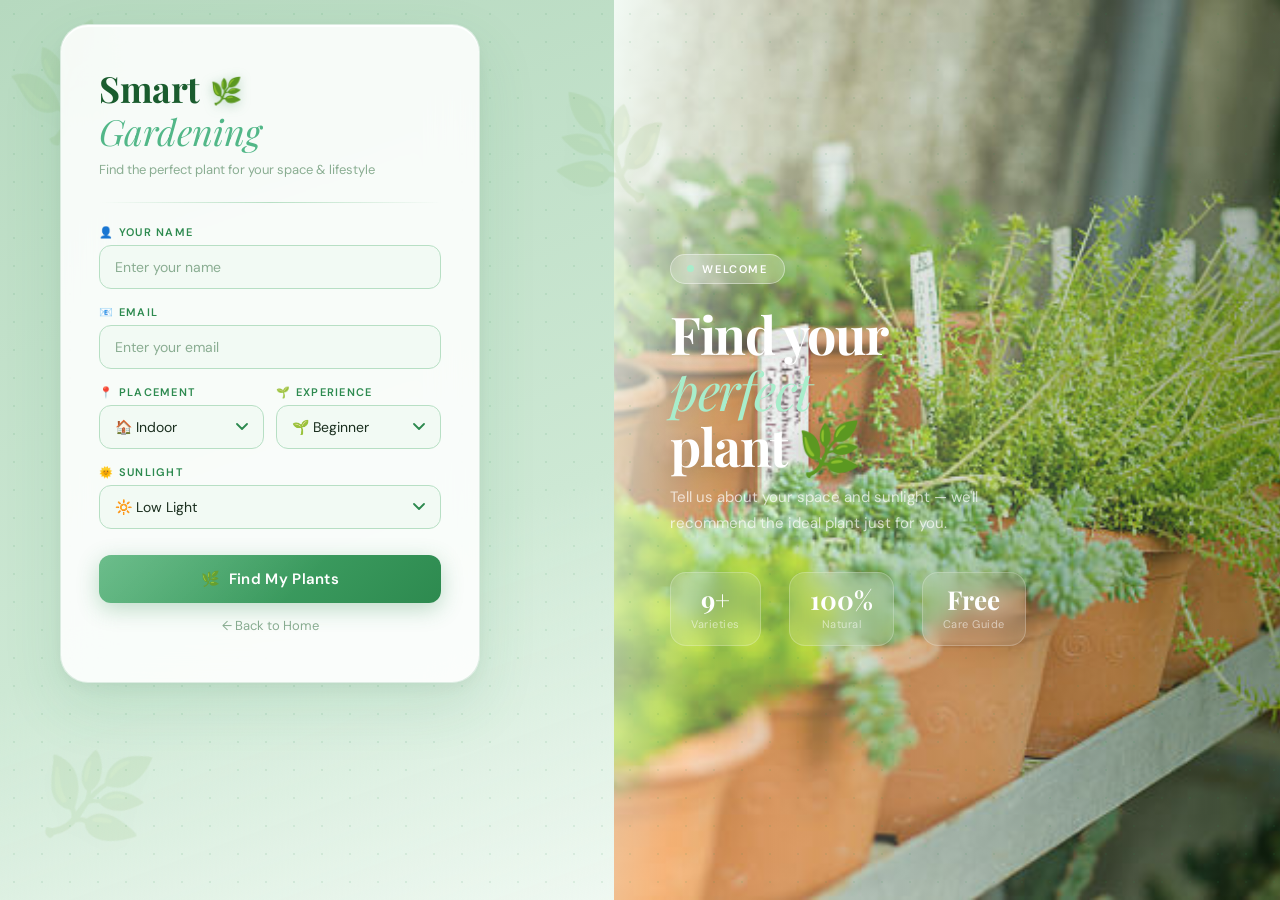
<file: project/nursery/index.html>
<!DOCTYPE html>
<html>
<head>
    <title>Smart Gardening</title>
    <link rel="preconnect" href="https://fonts.googleapis.com">
    <link rel="stylesheet" href="style.css">
</head>
<body class="index-body">

<!-- Background -->
<div class="bg-wrap">
    <div class="bg-left"></div>
    <div class="bg-photo"></div>
    <div class="bg-dots"></div>
</div>
<span class="leaf l1">🌿</span>
<span class="leaf l2">🌿</span>
<span class="leaf l3">🌿</span>

<!-- RIGHT WELCOME PANEL -->
<div class="right-welcome">
    <div class="welcome-tag"><div class="welcome-dot"></div> Welcome</div>
    <div class="welcome-title">Find your<br><em>perfect</em><br>plant 🌿</div>
    <p class="welcome-sub">Tell us about your space and sunlight — we'll recommend the ideal plant just for you.</p>
    <div class="welcome-stats">
        <div class="wstat">
            <div class="wstat-num">9+</div>
            <div class="wstat-label">Varieties</div>
        </div>
        <div class="wstat">
            <div class="wstat-num">100%</div>
            <div class="wstat-label">Natural</div>
        </div>
        <div class="wstat">
            <div class="wstat-num">Free</div>
            <div class="wstat-label">Care Guide</div>
        </div>
    </div>
</div>

<div class="page">

    <!-- MAIN -->
    <div class="index-main">
        <div class="index-card">

            <span class="tm">Smart <span class="tm-leaf">🌿</span></span>
            <span class="ti">Gardening</span>
            <p class="sub">Find the perfect plant for your space &amp; lifestyle</p>

            <div class="div"></div>

            <label>👤 Your Name</label>
            <input type="text" id="username" placeholder="Enter your name">

            <label>📧 Email</label>
            <input type="email" id="useremail" placeholder="Enter your email">

            <div class="row2">
                <div>
                    <label>📍 Placement</label>
                    <select id="place">
                        <option>🏠 Indoor</option>
                        <option>🌳 Outdoor</option>
                    </select>
                </div>
                <div>
                    <label>🌱 Experience</label>
                    <select id="level">
                        <option>🌱 Beginner</option>
                        <option>🌿 Advanced</option>
                    </select>
                </div>
            </div>

            <label>🌞 Sunlight</label>
            <select id="sun">
                <option>🔆 Low Light</option>
                <option>☀️ Medium Light</option>
                <option>🌞 High Light</option>
            </select>

            <button class="btn-go" onclick="goNext()">🌿 &nbsp;Find My Plants</button>
            <a class="back-link" href="dashboard.html">← Back to Home</a>

        </div>
    </div>

</div>

<script>
function goNext(){
    let name = document.getElementById("username").value.trim();
    if(!name){
        let inp = document.getElementById("username");
        inp.focus();
        inp.style.borderColor = "#e05c5c";
        inp.style.boxShadow   = "0 0 0 4px rgba(224,92,92,0.12)";
        setTimeout(() => { inp.style.borderColor = ""; inp.style.boxShadow = ""; }, 1600);
        return;
    }
    let email = document.getElementById("useremail").value.trim();
    let emailValid = /^[^\s@]+@[^\s@]+\.[^\s@]+$/.test(email);
    if(!email || !emailValid){
        let inp = document.getElementById("useremail");
        inp.focus();
        inp.style.borderColor = "#e05c5c";
        inp.style.boxShadow   = "0 0 0 4px rgba(224,92,92,0.12)";
        setTimeout(() => { inp.style.borderColor = ""; inp.style.boxShadow = ""; }, 1600);
        return;
    }
    let pv = document.getElementById("place").value.replace(/[^\w\s]/gi,'').trim();
    let sv = document.getElementById("sun").value.replace(/[^\w\s]/gi,'').trim();
    let lv = document.getElementById("level").value.replace(/[^\w\s]/gi,'').trim();
    let sm = {"Low Light":"Low","Medium Light":"Medium","High Light":"High"};
    localStorage.setItem("username", name);
    localStorage.setItem("useremail", email);
    localStorage.setItem("place",    pv || "Indoor");
    localStorage.setItem("sun",      sm[sv] || sv);
    localStorage.setItem("level",    lv || "Beginner");
    window.location.href = "plants.html";
}
</script>

</body>
</html>
</file>
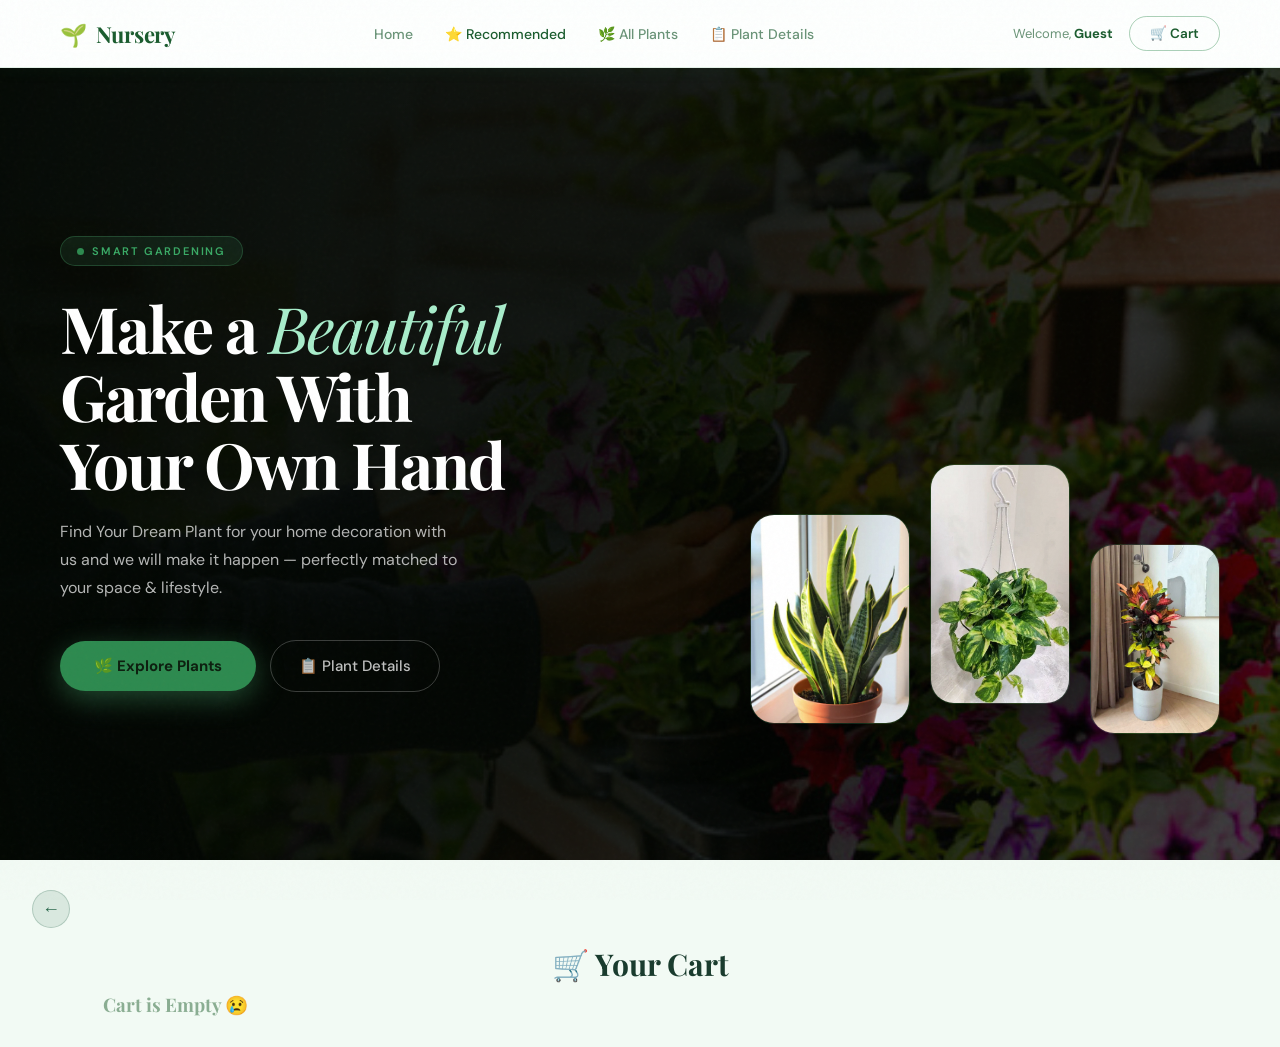
<file: project/nursery/cart.html>
<!DOCTYPE html>
<html>
<head>
    <title>My Cart</title>
    <link rel="preconnect" href="https://fonts.googleapis.com">
    <link rel="stylesheet" href="style.css">
</head>
<body class="plants-body">

<!-- NAV -->
<nav class="plants-nav">
    <a class="plants-nav-brand" href="dashboard.html"><span>🌱</span> Nursery</a>
    <div class="plants-nav-links">
        <a href="dashboard.html">Home</a>
        <a href="plants.html" id="btnRecommend" class="active">⭐ Recommended</a>
        <a href="plants.html" id="btnAll">🌿 All Plants</a>
        <a href="plants-details.html">📋 Plant Details</a>
    </div>
    <div class="plants-nav-right">
        <div class="nav-greet">Welcome, <strong id="greetName">Guest</strong></div>
        <a class="nav-cart" href="cart.html">
            🛒 Cart
            <span class="cart-badge" id="cartBadge" style="display:none;">0</span>
        </a>
    </div>
</nav>

<!-- HERO -->
<section class="plants-hero">
    <div class="plants-hero-bg"></div>

    <div class="hero-plants-float">
        <div class="hp hp1"><img src="images/Snake-Plant.webp" alt="Snake Plant"></div>
        <div class="hp hp2"><img src="images/Money-Plant.webp" alt="Money Plant"></div>
        <div class="hp hp3"><img src="images/croton.webp" alt="Croton"></div>
    </div>

    <div class="hero-content">
        <div class="plants-hero-tag"><div class="hero-dot"></div> Smart Gardening</div>
        <h1>Make a <em>Beautiful</em><br>Garden With<br>Your Own Hand</h1>
        <p>Find Your Dream Plant for your home decoration with us and we will make it happen — perfectly matched to your space &amp; lifestyle.</p>
        <div class="hero-btns">
            <a class="plants-btn-primary" href="plants.html">🌿 Explore Plants</a>
            <a class="btn-outline" href="plants-details.html">📋 Plant Details</a>
        </div>
    </div>
</section>

<!-- CART CONTENT -->
<div class="main">
    <button class="back-icon-btn" onclick="window.location.href='plants.html'" title="Back">←</button>
    <h1 class="page-title">🛒 Your Cart</h1>

    <div class="container" id="cartContainer"></div>
    <div id="totalSection"></div>
</div>

<style>
.purchase-success-box {
    background: linear-gradient(135deg, #e8f5e9, #f1f8e9);
    border: 2px solid #66bb6a;
    border-radius: 12px;
    padding: 14px 18px;
    margin-top: 10px;
    display: flex;
    flex-direction: column;
    gap: 4px;
    animation: fadeInPop 0.4s ease;
}
.purchase-success-box .success-title {
    font-size: 15px;
    font-weight: 700;
    color: #2e7d32;
}
.purchase-success-box .success-id {
    font-size: 13px;
    color: #388e3c;
    font-family: monospace;
    background: #fff;
    border: 1px dashed #a5d6a7;
    border-radius: 6px;
    padding: 4px 10px;
    display: inline-block;
    letter-spacing: 1px;
}
.purchase-success-box .success-plant {
    font-size: 13px;
    color: #555;
}
@keyframes fadeInPop {
    from { opacity: 0; transform: scale(0.95) translateY(6px); }
    to   { opacity: 1; transform: scale(1) translateY(0); }
}
</style>

<script>
window.onload = showCart;

/* ---------- Generate unique Purchase ID ---------- */
function generatePurchaseID() {
    let ts  = Date.now().toString(36).toUpperCase();
    let rnd = Math.random().toString(36).substring(2, 6).toUpperCase();
    return "ORD-" + ts + "-" + rnd;
}

/* ---------- Save purchase to localStorage ---------- */
function savePurchase(item, purchaseID) {
    let history = JSON.parse(localStorage.getItem("purchaseHistory")) || [];
    history.push({
        purchaseID  : purchaseID,
        plantName   : item.name,
        qty         : item.qty,
        rate        : item.rate,
        total       : item.rate * item.qty,
        img         : item.img,
        purchasedAt : new Date().toLocaleString()
    });
    localStorage.setItem("purchaseHistory", JSON.stringify(history));
}

/* ---------- Show cart ---------- */
function showCart(){
    let cart = JSON.parse(localStorage.getItem("cart")) || [];
    let container   = document.getElementById("cartContainer");
    let totalSection = document.getElementById("totalSection");

    container.innerHTML  = "";
    totalSection.innerHTML = "";

    // Restore greet name
    let name = localStorage.getItem("username");
    if(name) document.getElementById("greetName").textContent = name;

    if(cart.length === 0){
        container.innerHTML = "<h3 style='color:#8aad92;font-family:Playfair Display,serif;text-align:center;width:100%;'>Cart is Empty 😢</h3>";
        return;
    }

    let grandTotal = 0;

    cart.forEach((item, index) => {
        let subtotal = item.rate * item.qty;
        grandTotal  += subtotal;
        container.innerHTML += `
        <div class="card" id="cartItem${index}">
            <img src="${item.img}" style="width:100%;height:180px;object-fit:cover;">
            <div class="info">
                <h3>${item.name}</h3>
                <p>pH: ${item.ph}</p>
                <p class="item-rate">₹${item.rate} per plant</p>
                <div class="qty-row">
                    <button class="qty-btn" onclick="changeQty(${index}, -1)">−</button>
                    <span class="qty-num" id="qty${index}">${item.qty}</span>
                    <button class="qty-btn" onclick="changeQty(${index}, +1)">+</button>
                </div>
                <p class="item-subtotal">Subtotal: ₹<span id="sub${index}">${subtotal}</span></p>
                <div class="btn-row">
                    <button class="btn-purchase" id="purchaseBtn${index}" onclick="purchaseItem(${index})">🛍 Purchase</button>
                    <button class="btn-remove" onclick="removeItem(${index})">Remove</button>
                </div>
                <!-- Success message will be injected here -->
                <div id="msg${index}"></div>
            </div>
        </div>`;
    });

    let rows = cart.map(item =>
        `<div class="total-row"><span>${item.name} x${item.qty}</span><span>₹${item.rate * item.qty}</span></div>`
    ).join("");

    totalSection.innerHTML = `
    <div class="total-box">
        <h3>🧾 Order Summary</h3>
        ${rows}
        <div class="total-final">
            <span>Total</span>
            <span>₹${grandTotal}</span>
        </div>
    </div>`;
}

/* ---------- Purchase item ---------- */
function purchaseItem(index){
    let cart = JSON.parse(localStorage.getItem("cart")) || [];
    let item = cart[index];

    // Generate purchase ID
    let purchaseID = generatePurchaseID();

    // Save to localStorage purchaseHistory
    savePurchase(item, purchaseID);

    // Disable purchase button
    let btn = document.getElementById("purchaseBtn" + index);
    btn.disabled     = true;
    btn.style.opacity = "0.5";
    btn.style.cursor  = "default";

    // Show success box with ID and plant name
    let msgDiv = document.getElementById("msg" + index);
    msgDiv.innerHTML = `
        <div class="purchase-success-box">
            <div class="success-title">✅ Purchased Successfully!</div>
            <div class="success-plant">🌿 Plant &nbsp;: <strong>${item.name}</strong></div>
            <div class="success-id">🧾 Order ID : ${purchaseID}</div>
        </div>`;
}

/* ---------- Change quantity ---------- */
function changeQty(index, delta){
    let cart = JSON.parse(localStorage.getItem("cart")) || [];
    cart[index].qty += delta;
    if(cart[index].qty < 1) cart[index].qty = 1;
    localStorage.setItem("cart", JSON.stringify(cart));
    showCart();
}

/* ---------- Remove item ---------- */
function removeItem(index){
    let cart = JSON.parse(localStorage.getItem("cart")) || [];
    cart.splice(index, 1);
    localStorage.setItem("cart", JSON.stringify(cart));
    showCart();
}
</script>

</body>
</html>
</file>
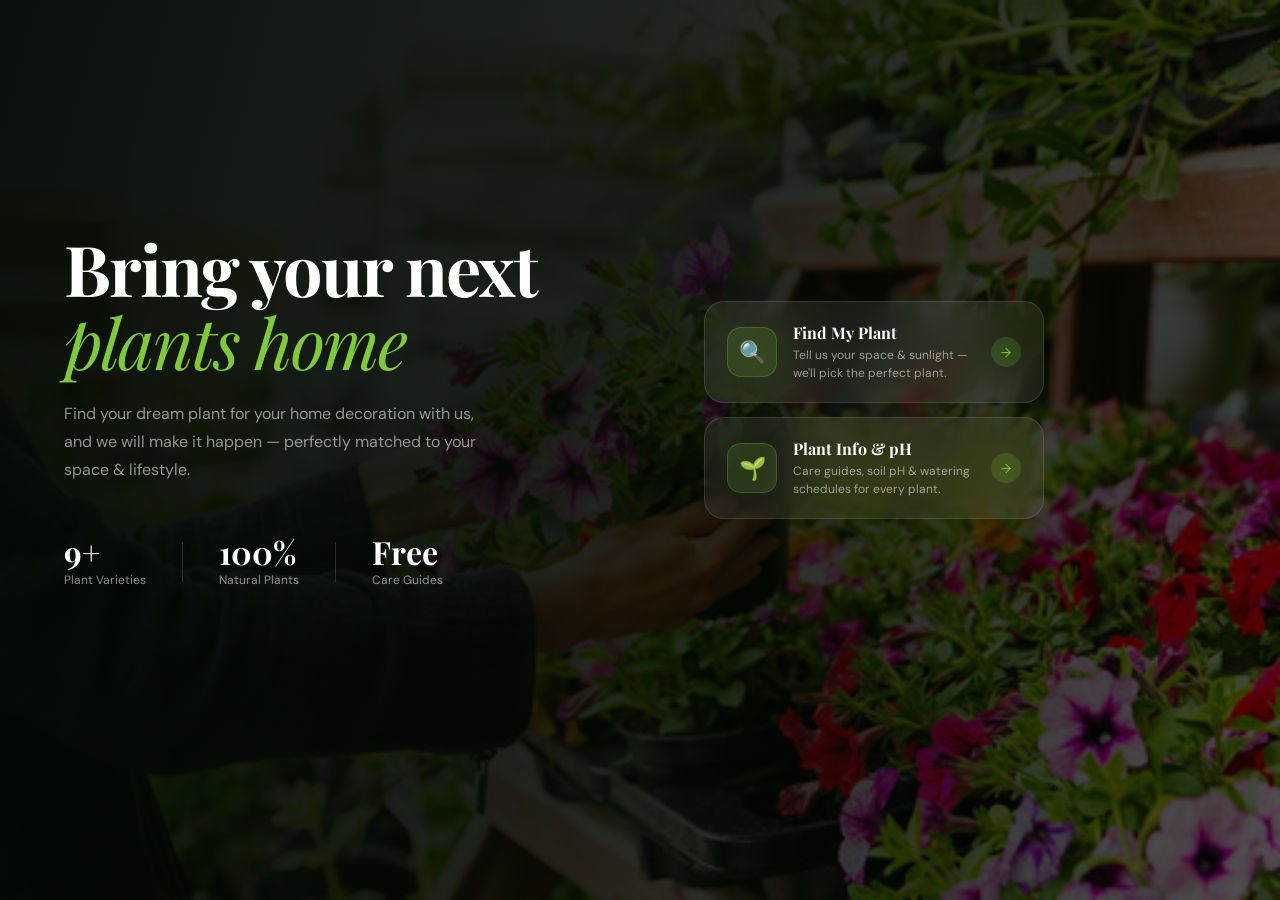
<file: project/nursery/dashboard.html>
<!DOCTYPE html>
<html class="dashboard-page">
<head>
    <title>Smart Gardening</title>
    <link rel="preconnect" href="https://fonts.googleapis.com">
    <link rel="stylesheet" href="style.css">
</head>
<body class="dashboard-body">

<div class="hero-bg"></div>

<div class="page">

    <!-- HERO -->
    <div class="hero">

        <div class="hero-left">
            <h1>Bring your next<br><span class="accent">plants home</span></h1>

            <p>Find your dream plant for your home decoration with us, and we will make it happen — perfectly matched to your space &amp; lifestyle.</p>

            <div class="stats">
                <div>
                    <div class="stat-num">9+</div>
                    <div class="stat-label">Plant Varieties</div>
                </div>
                <div class="stat-div"></div>
                <div>
                    <div class="stat-num">100%</div>
                    <div class="stat-label">Natural Plants</div>
                </div>
                <div class="stat-div"></div>
                <div>
                    <div class="stat-num">Free</div>
                    <div class="stat-label">Care Guides</div>
                </div>
            </div>
        </div>

        <div class="hero-right">
            <a class="feature-card" href="index.html">
                <div class="fc-icon">🔍</div>
                <div class="fc-text">
                    <h4>Find My Plant</h4>
                    <p>Tell us your space &amp; sunlight — we'll pick the perfect plant.</p>
                </div>
                <div class="fc-arrow">→</div>
            </a>

            <a class="feature-card" href="login.html">
                <div class="fc-icon">🌱</div>
                <div class="fc-text">
                    <h4>Plant Info &amp; pH</h4>
                    <p>Care guides, soil pH &amp; watering schedules for every plant.</p>
                </div>
                <div class="fc-arrow">→</div>
            </a>
        </div>

    </div>
</div>

</body>
</html>
</file>
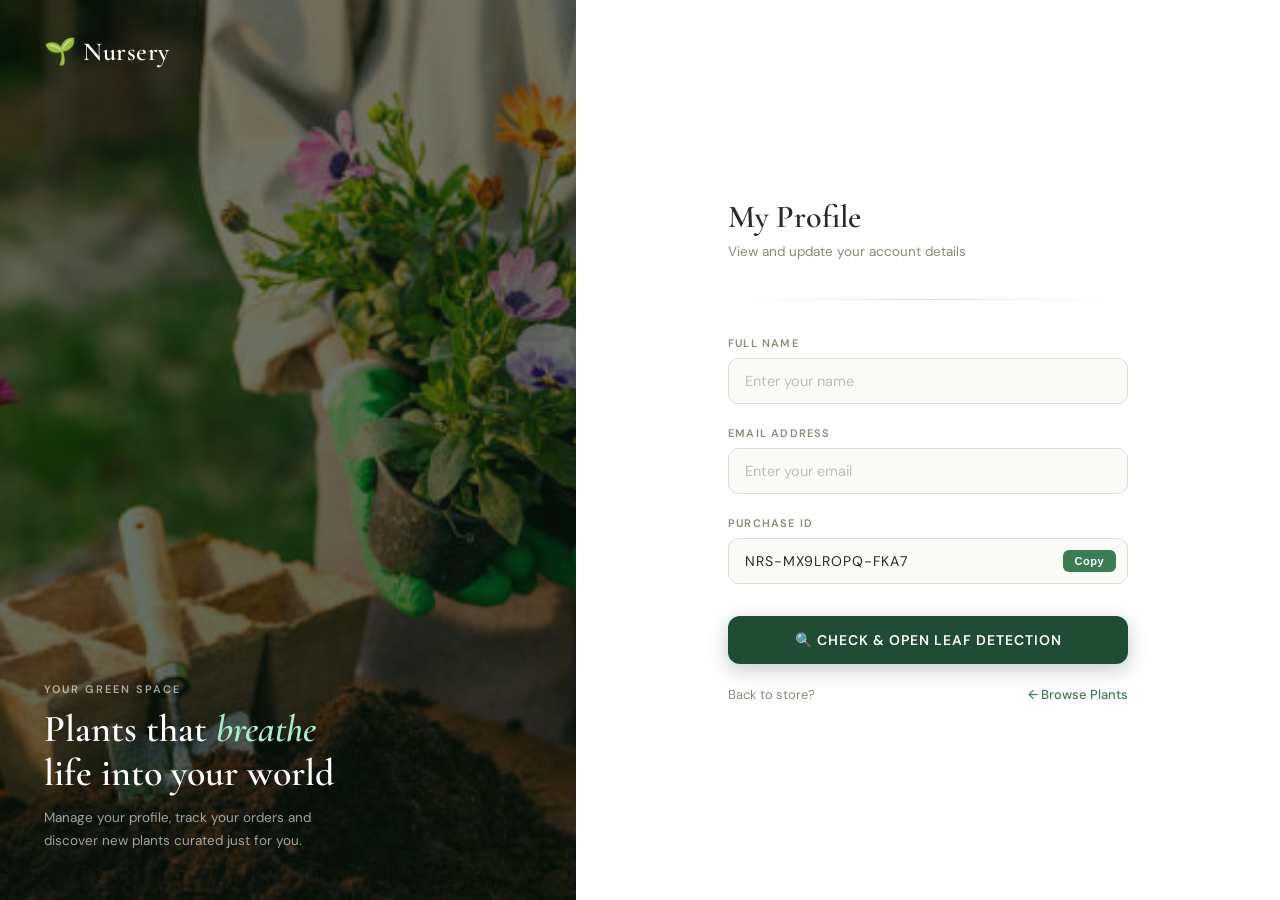
<file: project/nursery/login.html>
<!DOCTYPE html>
<html lang="en">
<head>
<meta charset="UTF-8">
<meta name="viewport" content="width=device-width, initial-scale=1.0">
<title>Nursery — My Profile</title>
<link rel="preconnect" href="https://fonts.googleapis.com">
<link rel="stylesheet" href="style.css">
</head>
<body class="login-body">

<!-- LEFT: image panel -->
<div class="login-left">
    <img class="login-left-img" src="images/flower.jpg" alt="Nursery">
    <div class="login-left-overlay"></div>
    <a class="left-logo" href="dashboard.html">🌱 Nursery</a>
    <div class="login-left-content">
        <span class="left-tag">Your Green Space</span>
        <h2 class="left-title">Plants that <em>breathe</em><br>life into your world</h2>
        <p class="left-desc">Manage your profile, track your orders and discover new plants curated just for you.</p>
    </div>
</div>

<!-- RIGHT: form panel -->
<div class="login-right">
    <div class="form-wrap">
        <h1 class="form-title">My Profile</h1>
        <p class="form-subtitle">View and update your account details</p>
        <div class="divider-line"></div>

        <div class="login-field">
            <label>Full Name</label>
            <input type="text" id="fname" placeholder="Enter your name">
        </div>

        <div class="login-field">
            <label>Email Address</label>
            <input type="email" id="femail" placeholder="Enter your email">
        </div>

        <div class="login-field field-id">
            <label>Purchase ID</label>
            <div class="id-wrap">
                <input type="text" id="fpurchase" placeholder="Paste or type your Purchase ID">
                <button class="copy-btn" onclick="copyId()">Copy</button>
            </div>
        </div>

        <!-- Error box (shown only on failure) -->
        <div id="statusBox" style="display:none; border-radius:10px; padding:12px 16px; margin-bottom:14px; font-size:13.5px; font-weight:500;"></div>

        <!-- ONE button -->
        <button class="btn-save" onclick="checkAndOpen()">
            🔍 Check &amp; Open Leaf Detection
        </button>

        <div class="form-footer">
            <span>Back to store?</span>
            <a href="dashboard.html">← Browse Plants</a>
        </div>
    </div>
</div>

<div class="login-toast" id="toast"></div>

<script>
window.onload = function(){
    document.getElementById("fname").value  = localStorage.getItem("username")  || "";
    document.getElementById("femail").value = localStorage.getItem("useremail") || localStorage.getItem("email") || "";

    let pid = localStorage.getItem("purchaseId");
    if(!pid){
        pid = "NRS-" + Date.now().toString(36).toUpperCase() + "-" + Math.random().toString(36).substr(2,4).toUpperCase();
        localStorage.setItem("purchaseId", pid);
    }
    document.getElementById("fpurchase").value = pid;
};

function checkAndOpen(){
    // Save typed values to localStorage
    let name  = document.getElementById("fname").value.trim();
    let email = document.getElementById("femail").value.trim();
    if(name)  localStorage.setItem("username",  name);
    if(email){ localStorage.setItem("useremail", email); localStorage.setItem("email", email); }

    let errors = [];

    let storedName  = localStorage.getItem("username") || "";
    if(!storedName.trim()) errors.push("❌ Name not found — please enter your name");

    let storedEmail = localStorage.getItem("useremail") || localStorage.getItem("email") || "";
    if(!storedEmail.trim()) errors.push("❌ Email not found — please enter your email");
    else if(!/^[^\s@]+@[^\s@]+\.[^\s@]+$/.test(storedEmail)) errors.push("❌ Email format is invalid");

    let history = JSON.parse(localStorage.getItem("purchaseHistory")) || [];
    if(history.length === 0) errors.push("❌ No purchase history — please buy a plant first");

    let box = document.getElementById("statusBox");

    if(errors.length > 0){
        box.style.display    = "block";
        box.style.background = "linear-gradient(135deg,#fdecea,#fff5f5)";
        box.style.border     = "1.5px solid #e57373";
        box.style.color      = "#c62828";
        box.innerHTML = "<strong>⚠️ Cannot open Leaf Detection:</strong><br><br>" +
                        errors.map(e => "• " + e).join("<br>");
        showToast("⚠️ Please fix the errors");
    } else {
        box.style.display    = "block";
        box.style.background = "linear-gradient(135deg,#e8f5e9,#f1f8e9)";
        box.style.border     = "1.5px solid #66bb6a";
        box.style.color      = "#2e7d32";
        box.innerHTML        = "<strong>✅ Verification Successful!</strong>";
        setTimeout(function(){ window.location.href = "leaf_detection.html"; }, 1200);
    }
}

function copyId(){
    let val = document.getElementById("fpurchase").value;
    navigator.clipboard.writeText(val).then(() => showToast("📋 Purchase ID copied!"));
}

function showToast(msg){
    let t = document.getElementById("toast");
    t.textContent = msg;
    t.classList.add("show");
    clearTimeout(t._t);
    t._t = setTimeout(() => t.classList.remove("show"), 2800);
}
</script>

</body>
</html>
</file>
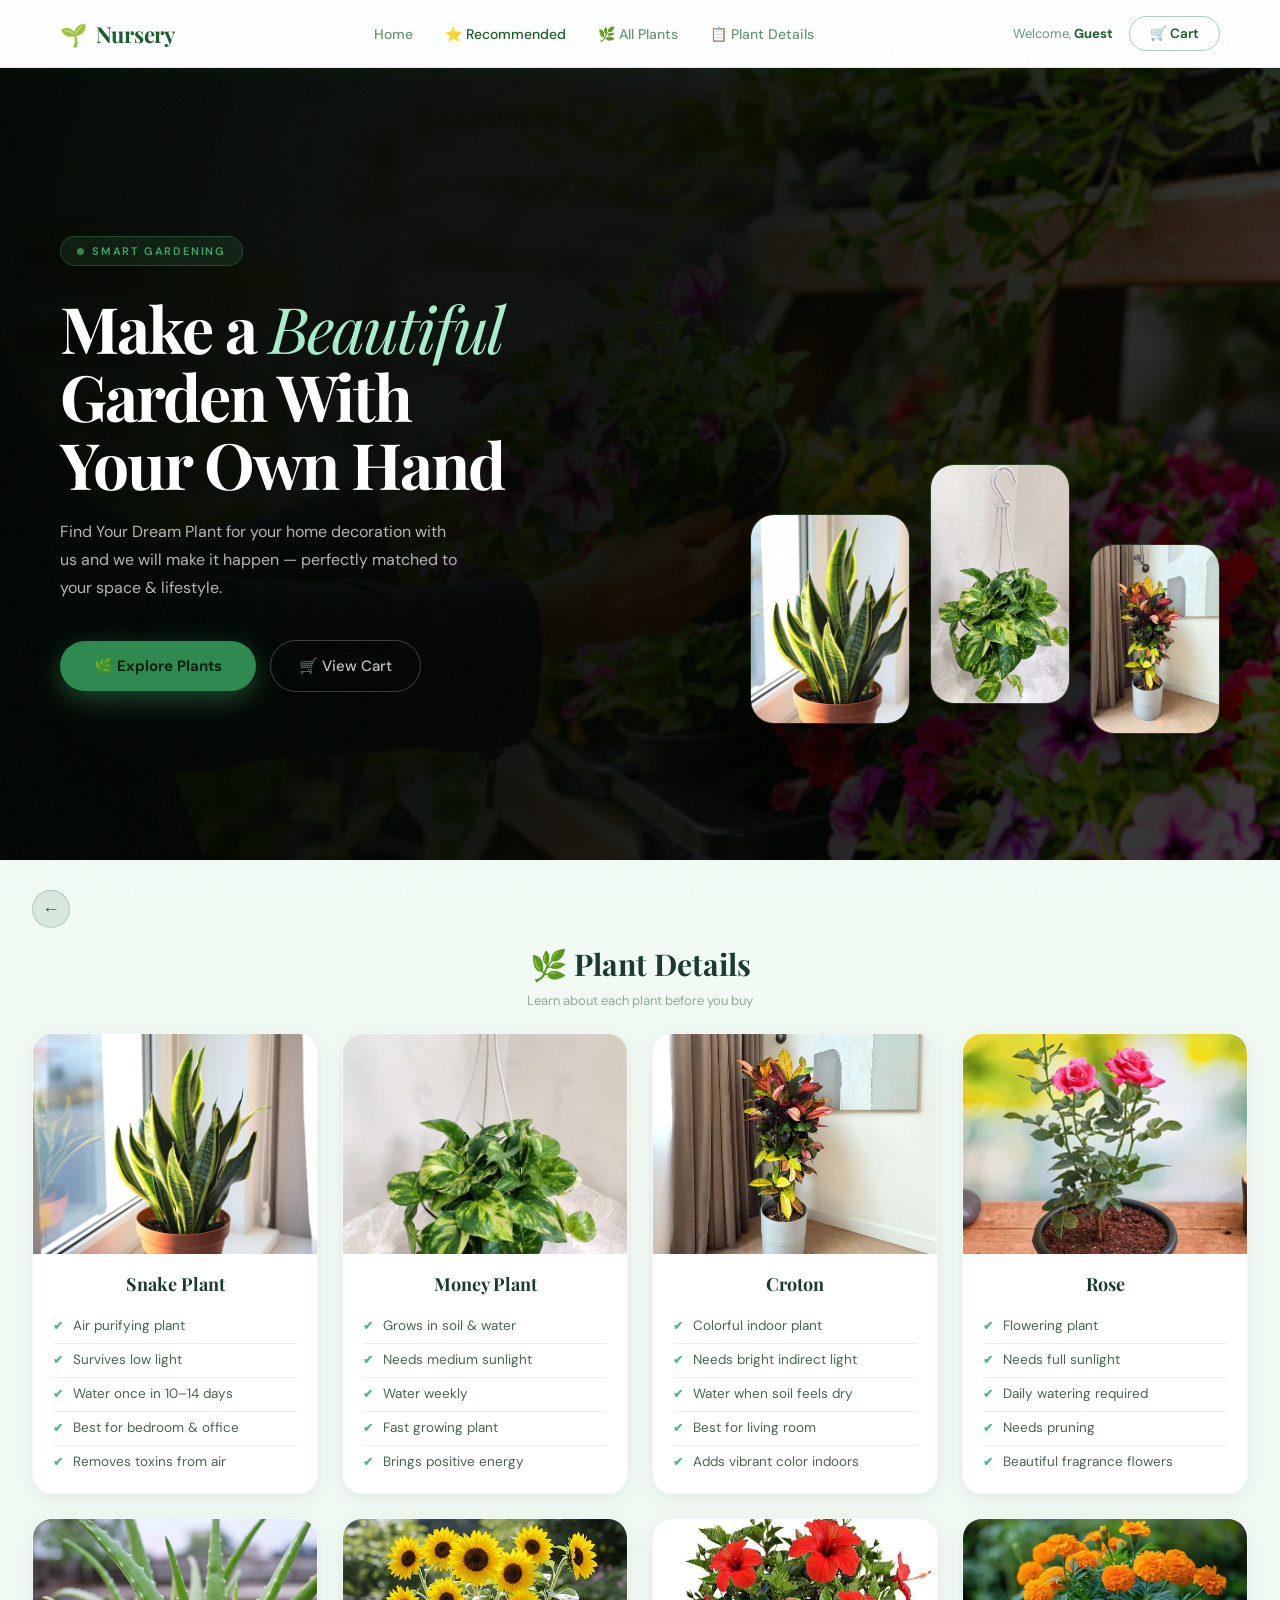
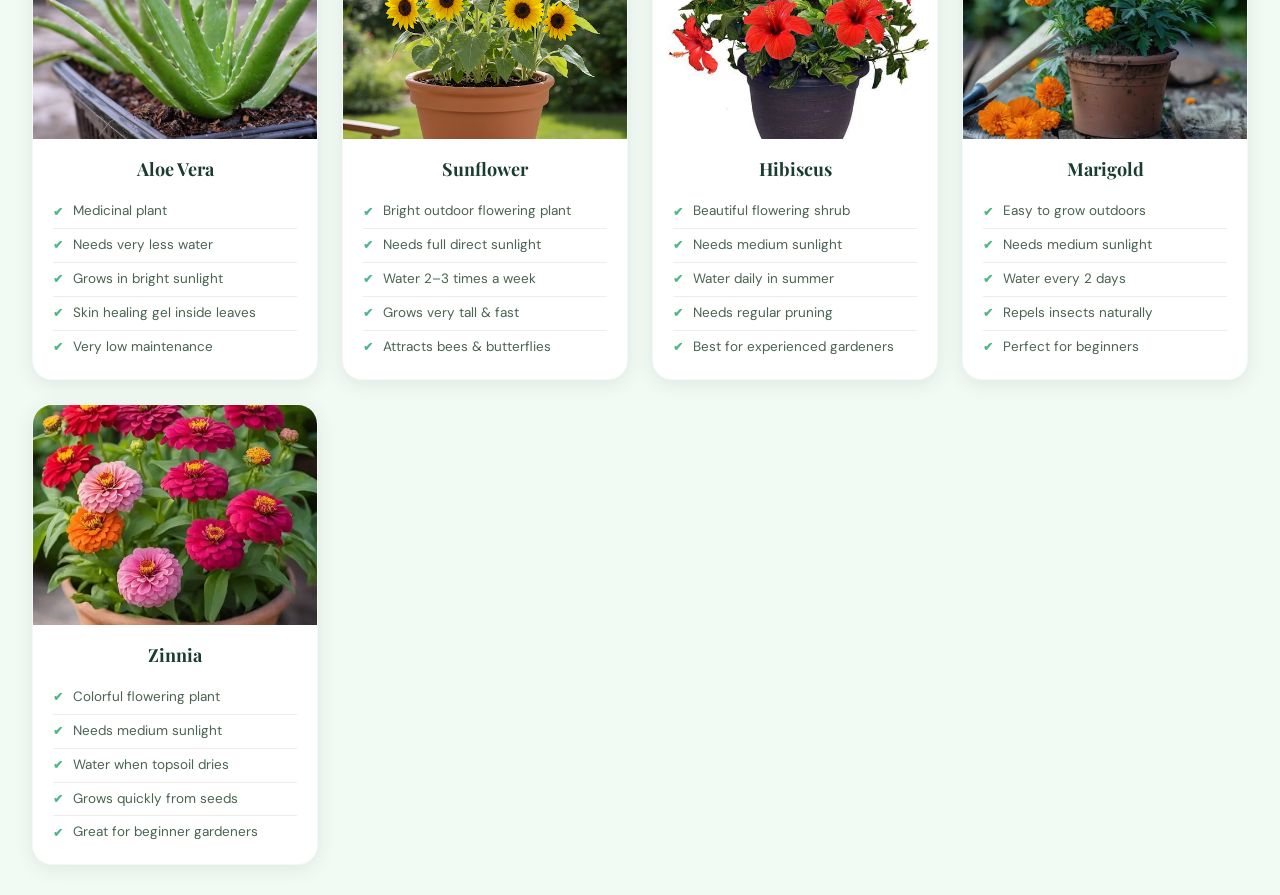
<file: project/nursery/plants-details.html>
<!DOCTYPE html>
<html>
<head>
    <title>Plant Details</title>
    <link rel="preconnect" href="https://fonts.googleapis.com">
    <link rel="stylesheet" href="style.css">
</head>
<body class="plants-body">

<!-- NAV -->
<nav class="plants-nav">
    <a class="plants-nav-brand" href="dashboard.html"><span>🌱</span> Nursery</a>
    <div class="plants-nav-links">
        <a href="dashboard.html">Home</a>
        <a href="plants.html" id="btnRecommend" class="active">⭐ Recommended</a>
        <a href="plants.html" id="btnAll">🌿 All Plants</a>
        <a href="plants-details.html">📋 Plant Details</a>
    </div>
    <div class="plants-nav-right">
        <div class="nav-greet">Welcome, <strong id="greetName">Guest</strong></div>
        <a class="nav-cart" href="cart.html">
            🛒 Cart
            <span class="cart-badge" id="cartBadge" style="display:none;">0</span>
        </a>
    </div>
</nav>

<!-- HERO -->
<section class="plants-hero">
    <div class="plants-hero-bg"></div>

    <div class="hero-plants-float">
        <div class="hp hp1"><img src="images/Snake-Plant.webp" alt="Snake Plant"></div>
        <div class="hp hp2"><img src="images/Money-Plant.webp" alt="Money Plant"></div>
        <div class="hp hp3"><img src="images/croton.webp" alt="Croton"></div>
    </div>

    <div class="hero-content">
        <div class="plants-hero-tag"><div class="hero-dot"></div> Smart Gardening</div>
        <h1>Make a <em>Beautiful</em><br>Garden With<br>Your Own Hand</h1>
        <p>Find Your Dream Plant for your home decoration with us and we will make it happen — perfectly matched to your space &amp; lifestyle.</p>
        <div class="hero-btns">
            <a class="plants-btn-primary" href="plants.html">🌿 Explore Plants</a>
            <a class="btn-outline" href="cart.html">🛒 View Cart</a>
        </div>
    </div>
</section>

<!-- DETAILS CONTENT -->
<div class="main">
    <button class="back-icon-btn" onclick="window.location.href='plants.html'" title="Back">←</button>
    <h1 class="page-title">🌿 Plant Details</h1>
    <p class="page-subtitle">Learn about each plant before you buy</p>

    <div class="container">

        <div class="detail-card">
            <img src="images/Snake-Plant.webp" alt="Snake Plant">
            <div class="detail-card-body">
                <h3>Snake Plant</h3>
                <ul>
                    <li>Air purifying plant</li>
                    <li>Survives low light</li>
                    <li>Water once in 10–14 days</li>
                    <li>Best for bedroom &amp; office</li>
                    <li>Removes toxins from air</li>
                </ul>
            </div>
        </div>

        <div class="detail-card">
            <img src="images/Money-Plant.webp" alt="Money Plant">
            <div class="detail-card-body">
                <h3>Money Plant</h3>
                <ul>
                    <li>Grows in soil &amp; water</li>
                    <li>Needs medium sunlight</li>
                    <li>Water weekly</li>
                    <li>Fast growing plant</li>
                    <li>Brings positive energy</li>
                </ul>
            </div>
        </div>

        <div class="detail-card">
            <img src="images/croton.webp" alt="Croton">
            <div class="detail-card-body">
                <h3>Croton</h3>
                <ul>
                    <li>Colorful indoor plant</li>
                    <li>Needs bright indirect light</li>
                    <li>Water when soil feels dry</li>
                    <li>Best for living room</li>
                    <li>Adds vibrant color indoors</li>
                </ul>
            </div>
        </div>

        <div class="detail-card">
            <img src="images/rose.jpg" alt="Rose">
            <div class="detail-card-body">
                <h3>Rose</h3>
                <ul>
                    <li>Flowering plant</li>
                    <li>Needs full sunlight</li>
                    <li>Daily watering required</li>
                    <li>Needs pruning</li>
                    <li>Beautiful fragrance flowers</li>
                </ul>
            </div>
        </div>

        <div class="detail-card">
            <img src="images/aloe-vera.jpg" alt="Aloe Vera">
            <div class="detail-card-body">
                <h3>Aloe Vera</h3>
                <ul>
                    <li>Medicinal plant</li>
                    <li>Needs very less water</li>
                    <li>Grows in bright sunlight</li>
                    <li>Skin healing gel inside leaves</li>
                    <li>Very low maintenance</li>
                </ul>
            </div>
        </div>

        <div class="detail-card">
            <img src="images/sunflower.png" alt="Sunflower">
            <div class="detail-card-body">
                <h3>Sunflower</h3>
                <ul>
                    <li>Bright outdoor flowering plant</li>
                    <li>Needs full direct sunlight</li>
                    <li>Water 2–3 times a week</li>
                    <li>Grows very tall &amp; fast</li>
                    <li>Attracts bees &amp; butterflies</li>
                </ul>
            </div>
        </div>

        <div class="detail-card">
            <img src="images/hibiscus.webp" alt="Hibiscus">
            <div class="detail-card-body">
                <h3>Hibiscus</h3>
                <ul>
                    <li>Beautiful flowering shrub</li>
                    <li>Needs medium sunlight</li>
                    <li>Water daily in summer</li>
                    <li>Needs regular pruning</li>
                    <li>Best for experienced gardeners</li>
                </ul>
            </div>
        </div>

        <div class="detail-card">
            <img src="images/marigold.webp" alt="Marigold">
            <div class="detail-card-body">
                <h3>Marigold</h3>
                <ul>
                    <li>Easy to grow outdoors</li>
                    <li>Needs medium sunlight</li>
                    <li>Water every 2 days</li>
                    <li>Repels insects naturally</li>
                    <li>Perfect for beginners</li>
                </ul>
            </div>
        </div>

        <div class="detail-card">
            <img src="images/zinnia.webp" alt="Zinnia">
            <div class="detail-card-body">
                <h3>Zinnia</h3>
                <ul>
                    <li>Colorful flowering plant</li>
                    <li>Needs medium sunlight</li>
                    <li>Water when topsoil dries</li>
                    <li>Grows quickly from seeds</li>
                    <li>Great for beginner gardeners</li>
                </ul>
            </div>
        </div>

    </div>
</div>

</body>
</html>
</file>
<file: project/nursery/style.css>
/* =============================================
   GOOGLE FONTS IMPORT
   ============================================= */
@import url('https://fonts.googleapis.com/css2?family=Playfair+Display:ital,wght@0,700;1,400&family=DM+Sans:wght@300;400;500;600&family=Cormorant+Garamond:ital,wght@0,400;0,600;1,400&display=swap');

/* =============================================
   RESET
   ============================================= */
*, *::before, *::after {
    margin: 0;
    padding: 0;
    box-sizing: border-box;
}

/* =============================================
   CSS VARIABLES (shared across all pages)
   ============================================= */
:root {
    /* Dark theme (dashboard, plants hero) */
    --dark:         #0d1f0f;
    --green:        #7ecb35;

    /* Light/green theme (index, plants, cart, details) */
    --green-deep:   #1a3c2e;
    --green-dark:   #0f2619;
    --green-mid:    #2d6a4f;
    --green-light:  #52b788;
    --green-pale:   #d8f3dc;
    --green-faint:  #a8edcb;

    /* Index page specific */
    --green-idx-deep:   #1a5c2e;
    --green-idx-mid:    #2d8a4f;
    --green-idx-light:  #52b788;
    --green-idx-pale:   #e8f5ec;
    --green-idx-faint:  #f2faf4;
    --green-idx-accent: #4caf72;
    --green-idx-border: #b7dfc4;

    /* Plants page specific */
    --plants-bg:        #f2faf4;
    --plants-bg2:       #eaf5ee;
    --plants-green:     #2d8a4f;
    --plants-green2:    #1a5c2e;
    --plants-green3:    #3aaa66;
    --plants-muted:     #6a9478;
    --plants-card-border: rgba(45,138,79,0.15);

    /* Login page specific */
    --cream:        #f7f5f0;
    --login-white:  #ffffff;
    --login-green:  #3a7d52;
    --login-green-l:#52b788;
    --login-green-d:#1f4d33;
    --login-text:   #2a2a2a;
    --login-muted:  #8a8a7a;
    --login-border: #e0ddd6;
    --login-input:  #fafaf7;

    /* Shared */
    --white:        #ffffff;
    --cream-shared: #f0ede6;
    --text-dark:    #1a2e1e;
    --text-mid:     #4a6350;
    --text-light:   #8aad92;
    --muted:        rgba(255,255,255,0.55);
}

/* =============================================
   ANIMATIONS (shared)
   ============================================= */
@keyframes fadeUp {
    from { opacity: 0; transform: translateY(30px); }
    to   { opacity: 1; transform: translateY(0); }
}

@keyframes rise {
    from { opacity: 0; transform: translateY(28px) scale(0.97); }
    to   { opacity: 1; transform: translateY(0) scale(1); }
}

@keyframes pulse {
    0%, 100% { opacity: 1; transform: scale(1); }
    50%       { opacity: 0.35; transform: scale(0.6); }
}

@keyframes pa {
    0%, 100% { opacity: 1; transform: scale(1); }
    50%       { opacity: 0.35; transform: scale(0.6); }
}

@keyframes sw {
    0%, 100% { transform: rotate(-5deg); }
    50%       { transform: rotate(5deg); }
}

@keyframes leafBounce {
    0%, 100% { transform: rotate(-15deg) scale(1); }
    25%       { transform: rotate(10deg) scale(1.2); }
    50%       { transform: rotate(-5deg) scale(0.9); }
    75%       { transform: rotate(12deg) scale(1.15); }
}

@keyframes lf {
    0%, 100% { transform: rotate(-25deg) translateY(0); }
    50%       { transform: rotate(-18deg) translateY(-12px); }
}

@keyframes fadeIn {
    from { opacity: 0; transform: translateY(-4px); }
    to   { opacity: 1; transform: translateY(0); }
}


/* =============================================
   ── DASHBOARD PAGE ──
   ============================================= */

/* Body for dashboard */
.dashboard-body {
    height: 100%;
    font-family: 'DM Sans', sans-serif;
    background: var(--dark);
    color: var(--white);
    overflow-x: hidden;
}

html.dashboard-page,
html.dashboard-page body {
    height: 100%;
}

/* Hero background */
.hero-bg {
    position: fixed;
    inset: 0;
    background: url('images/flow.jpg') center center / cover no-repeat;
    filter: brightness(0.38) saturate(1.2);
    z-index: 0;
}
.hero-bg::after {
    content: '';
    position: absolute;
    inset: 0;
    background: linear-gradient(
        105deg,
        rgba(10,26,11,0.92) 0%,
        rgba(10,26,11,0.70) 45%,
        rgba(10,26,11,0.15) 100%
    );
}

/* Page layout */
.page {
    position: relative;
    z-index: 1;
    min-height: 100vh;
    display: flex;
    flex-direction: column;
}

/* Dashboard nav */
.dashboard-nav {
    display: flex;
    align-items: center;
    justify-content: space-between;
    padding: 28px 64px;
}

.brand {
    font-family: 'Playfair Display', serif;
    font-size: 26px;
    font-weight: 700;
    color: var(--white);
    text-decoration: none;
    letter-spacing: -0.5px;
    display: flex;
    align-items: center;
    gap: 10px;
}

.nav-links {
    display: flex;
    align-items: center;
    gap: 36px;
}
.nav-links a {
    color: rgba(255,255,255,0.72);
    text-decoration: none;
    font-size: 14.5px;
    font-weight: 500;
    transition: color 0.2s;
}
.nav-links a:hover { color: var(--white); }

.btn-login {
    padding: 10px 26px;
    background: transparent;
    border: 1.5px solid rgba(255,255,255,0.6);
    border-radius: 50px;
    color: var(--white) !important;
    font-size: 14px !important;
    font-weight: 600 !important;
    transition: all 0.2s !important;
    text-decoration: none;
}
.btn-login:hover {
    background: var(--white) !important;
    color: var(--dark) !important;
}

/* Dashboard hero section */
.hero {
    flex: 1;
    display: flex;
    align-items: center;
    padding: 0 64px 80px;
    gap: 60px;
}

.hero-left {
    flex: 1;
    max-width: 580px;
    animation: fadeUp 0.7s cubic-bezier(0.22,1,0.36,1) both;
}

.hero-tag {
    display: inline-flex;
    align-items: center;
    gap: 8px;
    background: rgba(126,203,53,0.15);
    border: 1px solid rgba(126,203,53,0.35);
    color: var(--green);
    font-size: 12px;
    font-weight: 600;
    letter-spacing: 1.5px;
    text-transform: uppercase;
    padding: 7px 16px;
    border-radius: 50px;
    margin-bottom: 28px;
}
.hero-tag::before {
    content: '';
    width: 7px; height: 7px;
    border-radius: 50%;
    background: var(--green);
    animation: pulse 2s ease-in-out infinite;
}

.hero h1 {
    font-family: 'Playfair Display', serif;
    font-size: 70px;
    font-weight: 700;
    line-height: 1.04;
    letter-spacing: -2px;
    margin-bottom: 22px;
    color: var(--white);
}
.hero h1 .accent {
    color: var(--green);
    font-style: italic;
    font-weight: 400;
}

.hero p {
    font-size: 16px;
    color: var(--muted);
    line-height: 1.75;
    max-width: 430px;
    margin-bottom: 42px;
}

.hero-btns {
    display: flex;
    align-items: center;
    gap: 16px;
    flex-wrap: wrap;
}

.btn-primary {
    padding: 16px 36px;
    background: var(--green);
    color: #0d1f0f;
    font-family: 'DM Sans', sans-serif;
    font-size: 15px;
    font-weight: 700;
    border: none;
    border-radius: 50px;
    cursor: pointer;
    text-decoration: none;
    display: inline-flex;
    align-items: center;
    gap: 8px;
    box-shadow: 0 8px 30px rgba(126,203,53,0.35);
    transition: transform 0.2s, box-shadow 0.2s;
}
.btn-primary:hover {
    transform: translateY(-3px);
    box-shadow: 0 14px 36px rgba(126,203,53,0.48);
}

.btn-secondary {
    padding: 16px 32px;
    background: transparent;
    color: rgba(255,255,255,0.8);
    font-family: 'DM Sans', sans-serif;
    font-size: 15px;
    font-weight: 500;
    border: 1.5px solid rgba(255,255,255,0.25);
    border-radius: 50px;
    cursor: pointer;
    text-decoration: none;
    display: inline-flex;
    align-items: center;
    gap: 8px;
    transition: all 0.2s;
}
.btn-secondary:hover {
    border-color: rgba(255,255,255,0.55);
    color: var(--white);
}

/* Dashboard stats */
.stats {
    display: flex;
    align-items: center;
    gap: 36px;
    margin-top: 52px;
}
.stat-num {
    font-family: 'Playfair Display', serif;
    font-size: 32px;
    font-weight: 700;
    color: var(--white);
    line-height: 1;
}
.stat-label {
    font-size: 12px;
    color: var(--muted);
    margin-top: 4px;
}
.stat-div {
    width: 1px; height: 40px;
    background: rgba(255,255,255,0.15);
}

/* Dashboard feature cards */
.hero-right {
    flex: 0 0 auto;
    width: 340px;
    display: flex;
    flex-direction: column;
    gap: 14px;
    animation: fadeUp 0.7s 0.18s cubic-bezier(0.22,1,0.36,1) both;
}

.feature-card {
    background: rgba(255,255,255,0.07);
    backdrop-filter: blur(20px);
    -webkit-backdrop-filter: blur(20px);
    border: 1px solid rgba(255,255,255,0.12);
    border-radius: 20px;
    padding: 20px 22px;
    text-decoration: none;
    display: flex;
    align-items: center;
    gap: 16px;
    transition: transform 0.3s cubic-bezier(0.22,1,0.36,1), border-color 0.3s, background 0.3s;
}
.feature-card:hover {
    transform: translateX(-6px);
    border-color: rgba(126,203,53,0.4);
    background: rgba(126,203,53,0.08);
}

.fc-icon {
    width: 50px; height: 50px;
    border-radius: 14px;
    background: rgba(126,203,53,0.15);
    border: 1px solid rgba(126,203,53,0.25);
    display: flex; align-items: center; justify-content: center;
    font-size: 22px;
    flex-shrink: 0;
}

.fc-text h4 {
    font-family: 'Playfair Display', serif;
    font-size: 16px;
    font-weight: 700;
    color: var(--white);
    margin-bottom: 3px;
}
.fc-text p {
    font-size: 12px;
    color: var(--muted);
    line-height: 1.5;
    margin: 0;
}

.fc-arrow {
    margin-left: auto;
    width: 30px; height: 30px;
    border-radius: 50%;
    background: rgba(126,203,53,0.18);
    color: var(--green);
    display: flex; align-items: center; justify-content: center;
    font-size: 13px;
    flex-shrink: 0;
    transition: background 0.2s, transform 0.2s;
}
.feature-card:hover .fc-arrow {
    background: var(--green);
    color: #0d1f0f;
    transform: translateX(3px);
}

.browse-link {
    text-align: center;
    padding-top: 4px;
}
.browse-link a {
    font-size: 13px;
    color: rgba(126,203,53,0.65);
    text-decoration: none;
    font-weight: 500;
    transition: color 0.2s;
}
.browse-link a:hover { color: var(--green); }


/* =============================================
   ── INDEX PAGE (Plant Finder Form) ──
   ============================================= */

.index-body {
    font-family: 'DM Sans', sans-serif;
    background: var(--green-idx-faint);
    color: var(--text-dark);
    min-height: 100vh;
    overflow-x: hidden;
}

/* Background layers */
.bg-wrap {
    position: fixed;
    inset: 0;
    z-index: 0;
    overflow: hidden;
}

.bg-photo {
    position: absolute;
    top: 0; right: 0;
    width: 52%;
    height: 100%;
    background: url('images/pic.jpg') center / cover no-repeat;
}
.bg-photo::after {
    content: '';
    position: absolute;
    inset: 0;
    background: linear-gradient(
        100deg,
        var(--green-idx-faint) 0%,
        rgba(242,250,244,0.30) 25%,
        rgba(10,40,20,0.45) 100%
    );
}

.right-welcome {
    position: fixed;
    top: 0; right: 0;
    width: 52%;
    height: 100%;
    z-index: 1;
    display: flex;
    flex-direction: column;
    justify-content: center;
    align-items: flex-start;
    padding: 60px 56px;
    pointer-events: none;
}

.welcome-tag {
    display: inline-flex;
    align-items: center;
    gap: 8px;
    background: rgba(255,255,255,0.22);
    border: 1px solid rgba(255,255,255,0.40);
    color: #fff;
    font-size: 11px;
    font-weight: 600;
    letter-spacing: 1.6px;
    text-transform: uppercase;
    padding: 7px 16px;
    border-radius: 50px;
    margin-bottom: 22px;
    backdrop-filter: blur(8px);
    animation: rise 0.6s 0.1s cubic-bezier(0.22,1,0.36,1) both;
}
.welcome-dot {
    width: 7px; height: 7px;
    border-radius: 50%;
    background: #a8edcb;
    animation: pa 2s ease-in-out infinite;
}

.welcome-title {
    font-family: 'Playfair Display', serif;
    font-size: 52px;
    font-weight: 700;
    color: #ffffff;
    line-height: 1.08;
    letter-spacing: -1.5px;
    margin-bottom: 10px;
    text-shadow: 0 4px 24px rgba(0,0,0,0.25);
    animation: rise 0.6s 0.2s cubic-bezier(0.22,1,0.36,1) both;
}
.welcome-title em {
    font-style: italic;
    font-weight: 400;
    color: #a8edcb;
}

.welcome-sub {
    font-size: 15px;
    color: rgba(255,255,255,0.70);
    line-height: 1.75;
    max-width: 320px;
    margin-bottom: 36px;
    animation: rise 0.6s 0.3s cubic-bezier(0.22,1,0.36,1) both;
}

.welcome-stats {
    display: flex;
    gap: 28px;
    animation: rise 0.6s 0.4s cubic-bezier(0.22,1,0.36,1) both;
}
.wstat {
    text-align: center;
    background: rgba(255,255,255,0.13);
    border: 1px solid rgba(255,255,255,0.22);
    backdrop-filter: blur(10px);
    border-radius: 16px;
    padding: 14px 20px;
}
.wstat-num {
    font-family: 'Playfair Display', serif;
    font-size: 26px;
    font-weight: 700;
    color: #fff;
    line-height: 1;
}
.wstat-label {
    font-size: 11px;
    color: rgba(255,255,255,0.55);
    margin-top: 4px;
    letter-spacing: 0.5px;
}

.bg-left {
    position: absolute;
    top: 0; left: 0;
    width: 55%;
    height: 100%;
    background: linear-gradient(160deg, #b6d9bf 0%, #cde8d4 60%, rgba(205,232,212,0) 100%);
}

.bg-dots {
    position: absolute;
    inset: 0;
    background-image: radial-gradient(circle, rgba(45,138,79,0.10) 1px, transparent 1px);
    background-size: 28px 28px;
    pointer-events: none;
}

/* Floating leaf decorations */
.leaf {
    position: fixed;
    font-size: 90px;
    opacity: 0.09;
    pointer-events: none;
    z-index: 0;
    filter: drop-shadow(0 4px 12px rgba(45,138,79,0.15));
}
.l1 { top: 3%;  left: 1%;  transform: rotate(-25deg); animation: lf 9s ease-in-out infinite; }
.l2 { bottom: 5%; left: 3%; transform: rotate(12deg);  animation: lf 11s ease-in-out infinite 1.5s; }
.l3 { top: 10%; right: 48%; transform: rotate(8deg) scaleX(-1); animation: lf 13s ease-in-out infinite 3s; }

/* Index nav */
.index-nav {
    display: flex;
    align-items: center;
    justify-content: space-between;
    padding: 22px 60px;
    background: rgba(255,255,255,0.70);
    backdrop-filter: blur(16px);
    border-bottom: 1px solid rgba(45,138,79,0.10);
    box-shadow: 0 1px 16px rgba(45,138,79,0.06);
}

.index-brand {
    font-family: 'Playfair Display', serif;
    font-size: 22px;
    font-weight: 700;
    color: var(--green-idx-deep);
    text-decoration: none;
    display: flex;
    align-items: center;
    gap: 9px;
}

.index-nav-links {
    display: flex;
    align-items: center;
    gap: 36px;
}
.index-nav-links a {
    color: var(--text-mid);
    text-decoration: none;
    font-size: 14px;
    font-weight: 500;
    transition: color 0.2s;
}
.index-nav-links a:hover { color: var(--green-idx-deep); }

/* Index main layout */
.index-main {
    flex: 1;
    display: flex;
    align-items: flex-start;
    justify-content: flex-start;
    padding: 24px 60px;
}

/* Index form card */
.index-card {
    width: 420px;
    background: rgba(255,255,255,0.88);
    backdrop-filter: blur(24px);
    border-radius: 28px;
    border: 1px solid rgba(45,138,79,0.14);
    box-shadow:
        0 2px 0 rgba(255,255,255,0.9) inset,
        0 24px 60px rgba(45,138,79,0.12),
        0 6px 18px rgba(0,0,0,0.05);
    padding: 44px 38px 48px;
    animation: rise 0.65s cubic-bezier(0.22,1,0.36,1) both;
}

.top-tag {
    display: inline-flex;
    align-items: center;
    gap: 7px;
    background: rgba(45,138,79,0.09);
    border: 1px solid rgba(45,138,79,0.20);
    color: var(--green-idx-mid);
    font-size: 11px;
    font-weight: 600;
    letter-spacing: 1.4px;
    text-transform: uppercase;
    padding: 6px 14px;
    border-radius: 50px;
    margin-bottom: 20px;
}
.pulse {
    width: 7px; height: 7px;
    border-radius: 50%;
    background: var(--green-idx-accent);
    animation: pa 2s ease-in-out infinite;
}

.leaf-icon {
    font-size: 48px;
    display: block;
    margin-bottom: 12px;
    filter: drop-shadow(0 4px 12px rgba(45,138,79,0.25));
    animation: sw 5s ease-in-out infinite;
}

.tm {
    display: block;
    font-family: 'Playfair Display', serif;
    font-size: 36px;
    font-weight: 700;
    color: var(--green-idx-deep);
    line-height: 1.1;
    letter-spacing: -0.5px;
}
.tm-leaf {
    display: inline-block;
    font-size: 26px;
    margin: 0 3px;
    vertical-align: middle;
    position: relative;
    top: -3px;
    animation: leafBounce 2.5s ease-in-out infinite;
    filter: drop-shadow(0 2px 6px rgba(45,138,79,0.35));
}
.ti {
    display: block;
    font-family: 'Playfair Display', serif;
    font-size: 36px;
    font-style: italic;
    font-weight: 400;
    color: var(--green-idx-light);
    line-height: 1.25;
    margin-bottom: 6px;
}
.sub {
    font-size: 13px;
    color: var(--text-light);
    margin-bottom: 22px;
    line-height: 1.55;
}

.div {
    height: 1px;
    background: linear-gradient(90deg, transparent, var(--green-idx-border), transparent);
    margin-bottom: 22px;
}

/* Index form labels & inputs */
.index-card label {
    display: block;
    text-align: left;
    margin-top: 16px;
    margin-bottom: 6px;
    font-size: 11px;
    font-weight: 600;
    color: var(--green-idx-mid);
    letter-spacing: 1.3px;
    text-transform: uppercase;
}

.index-card input[type="text"],
.index-card input[type="email"],
.index-card select {
    width: 100%;
    padding: 12px 15px;
    border-radius: 12px;
    border: 1.5px solid var(--green-idx-border);
    background: var(--green-idx-faint);
    color: var(--text-dark);
    font-family: 'DM Sans', sans-serif;
    font-size: 14px;
    outline: none;
    transition: border-color 0.2s, box-shadow 0.2s, background 0.2s;
}
.index-card input[type="text"]::placeholder,
.index-card input[type="email"]::placeholder { color: var(--text-light); }
.index-card input[type="text"]:focus,
.index-card input[type="email"]:focus,
.index-card select:focus {
    border-color: var(--green-idx-light);
    background: var(--white);
    box-shadow: 0 0 0 4px rgba(82,183,136,0.12);
}

.index-card select {
    appearance: none;
    background-image: url("data:image/svg+xml,%3Csvg xmlns='http://www.w3.org/2000/svg' width='12' height='8' viewBox='0 0 12 8'%3E%3Cpath d='M1 1l5 5 5-5' stroke='%232d8a4f' stroke-width='1.8' fill='none' stroke-linecap='round' stroke-linejoin='round'/%3E%3C/svg%3E");
    background-repeat: no-repeat;
    background-position: right 15px center;
    background-color: var(--green-idx-faint);
    cursor: pointer;
    padding-right: 42px;
}
.index-card select option { background: #fff; color: var(--text-dark); }

.row2 {
    display: grid;
    grid-template-columns: 1fr 1fr;
    gap: 12px;
}
.row2 > div { text-align: left; }

.btn-go {
    width: 100%;
    margin-top: 26px;
    padding: 14px;
    background: linear-gradient(135deg, var(--green-idx-accent) 0%, var(--green-idx-mid) 100%);
    color: #fff;
    border: none;
    border-radius: 12px;
    font-family: 'DM Sans', sans-serif;
    font-size: 15px;
    font-weight: 600;
    cursor: pointer;
    box-shadow: 0 6px 22px rgba(45,138,79,0.30);
    transition: transform 0.2s, box-shadow 0.2s;
    letter-spacing: 0.3px;
    position: relative;
    overflow: hidden;
}
.btn-go::after {
    content: '';
    position: absolute;
    inset: 0;
    background: linear-gradient(135deg, rgba(255,255,255,0.18) 0%, transparent 60%);
    border-radius: 12px;
}
.btn-go:hover {
    transform: translateY(-2px);
    box-shadow: 0 12px 28px rgba(45,138,79,0.38);
}
.btn-go:active { transform: scale(0.98); }

.back-link {
    display: block;
    text-align: center;
    margin-top: 14px;
    font-size: 13px;
    color: var(--text-light);
    text-decoration: none;
    transition: color 0.2s;
}
.back-link:hover { color: var(--green-idx-mid); }


/* =============================================
   ── PLANTS PAGE ──
   ============================================= */

.plants-body {
    font-family: 'DM Sans', sans-serif;
    background: var(--plants-bg);
    color: var(--text-dark);
    min-height: 100vh;
    overflow-x: hidden;
}

/* Noise texture overlay */
.plants-body::before {
    content: '';
    position: fixed;
    inset: 0;
    background-image: url("data:image/svg+xml,%3Csvg viewBox='0 0 256 256' xmlns='http://www.w3.org/2000/svg'%3E%3Cfilter id='noise'%3E%3CfeTurbulence type='fractalNoise' baseFrequency='0.9' numOctaves='4' stitchTiles='stitch'/%3E%3C/filter%3E%3Crect width='100%25' height='100%25' filter='url(%23noise)' opacity='0.035'/%3E%3C/svg%3E");
    pointer-events: none;
    z-index: 9999;
    opacity: 0.6;
}

/* Plants nav */
.plants-nav {
    position: sticky;
    top: 0;
    z-index: 100;
    display: flex;
    align-items: center;
    justify-content: space-between;
    padding: 0 60px;
    height: 68px;
    background: rgba(255,255,255,0.85);
    backdrop-filter: blur(20px);
    border-bottom: 1px solid rgba(45,138,79,0.12);
    box-shadow: 0 2px 16px rgba(45,138,79,0.07);
}

.plants-nav-brand {
    font-family: 'Playfair Display', serif;
    font-size: 22px;
    font-weight: 700;
    color: var(--plants-green2);
    text-decoration: none;
    display: flex;
    align-items: center;
    gap: 9px;
    letter-spacing: -0.3px;
}

.plants-nav-links {
    display: flex;
    align-items: center;
    gap: 32px;
}
.plants-nav-links a {
    font-size: 14px;
    font-weight: 500;
    color: var(--plants-muted);
    text-decoration: none;
    transition: color 0.2s;
    cursor: pointer;
}
.plants-nav-links a:hover,
.plants-nav-links a.active { color: var(--plants-green2); }

.plants-nav-right {
    display: flex;
    align-items: center;
    gap: 16px;
}

.nav-greet {
    font-size: 13px;
    color: var(--plants-muted);
}
.nav-greet strong { color: var(--plants-green2); }

.nav-cart {
    display: flex;
    align-items: center;
    gap: 7px;
    padding: 8px 20px;
    border: 1.5px solid rgba(45,138,79,0.40);
    border-radius: 50px;
    color: var(--plants-green2);
    font-size: 13.5px;
    font-weight: 600;
    text-decoration: none;
    transition: all 0.2s;
    position: relative;
}
.nav-cart:hover {
    background: rgba(45,138,79,0.08);
    border-color: var(--plants-green);
}
.cart-badge {
    position: absolute;
    top: -6px; right: -6px;
    background: #e05c5c;
    color: white;
    font-size: 10px;
    font-weight: 700;
    width: 18px; height: 18px;
    border-radius: 50%;
    display: flex;
    align-items: center;
    justify-content: center;
    border: 2px solid var(--plants-bg);
}

/* Plants hero */
.plants-hero {
    position: relative;
    min-height: 88vh;
    display: flex;
    align-items: center;
    overflow: hidden;
    padding: 0 60px;
}

.plants-hero-bg {
    position: absolute;
    inset: 0;
    background: url('images/flow.jpg') center / cover no-repeat;
    filter: brightness(0.28) saturate(1.3);
}
.plants-hero-bg::after {
    content: '';
    position: absolute;
    inset: 0;
    background: linear-gradient(
        105deg,
        rgba(10,24,11,0.96) 0%,
        rgba(10,24,11,0.75) 45%,
        rgba(10,24,11,0.10) 100%
    );
}

.hero-plants-float {
    position: absolute;
    right: 60px;
    top: 50%;
    transform: translateY(-50%);
    display: flex;
    gap: 20px;
    align-items: flex-end;
    animation: fadeUp 0.9s 0.3s cubic-bezier(0.22,1,0.36,1) both;
}
.hp {
    border-radius: 24px;
    overflow: hidden;
    box-shadow: 0 20px 60px rgba(0,0,0,0.55);
    border: 1px solid rgba(76,175,114,0.20);
}
.hp img {
    width: 100%;
    height: 100%;
    object-fit: cover;
    display: block;
}
.hp1 { width: 160px; height: 210px; transform: translateY(20px); }
.hp2 { width: 140px; height: 240px; }
.hp3 { width: 130px; height: 190px; transform: translateY(30px); }

.hero-content {
    position: relative;
    z-index: 1;
    max-width: 560px;
    animation: fadeUp 0.8s cubic-bezier(0.22,1,0.36,1) both;
}

.plants-hero-tag {
    display: inline-flex;
    align-items: center;
    gap: 8px;
    background: rgba(76,175,114,0.12);
    border: 1px solid rgba(76,175,114,0.28);
    color: var(--plants-green3);
    font-size: 11px;
    font-weight: 600;
    letter-spacing: 1.8px;
    text-transform: uppercase;
    padding: 7px 16px;
    border-radius: 50px;
    margin-bottom: 28px;
}
.hero-dot {
    width: 7px; height: 7px;
    border-radius: 50%;
    background: var(--plants-green);
    animation: pulse 2s ease-in-out infinite;
}

.plants-hero h1 {
    font-family: 'Playfair Display', serif;
    font-size: 64px;
    font-weight: 700;
    line-height: 1.06;
    letter-spacing: -2px;
    color: var(--white);
    margin-bottom: 20px;
}
.plants-hero h1 em {
    font-style: italic;
    font-weight: 400;
    color: #a8edcb;
}

.plants-hero p {
    font-size: 16px;
    color: rgba(255,255,255,0.70);
    line-height: 1.75;
    max-width: 400px;
    margin-bottom: 38px;
}

.hero-btns {
    display: flex;
    gap: 14px;
    flex-wrap: wrap;
}

.plants-btn-primary {
    padding: 15px 34px;
    background: var(--plants-green);
    color: #0d1f0f;
    font-family: 'DM Sans', sans-serif;
    font-size: 15px;
    font-weight: 700;
    border: none;
    border-radius: 50px;
    cursor: pointer;
    text-decoration: none;
    display: inline-flex;
    align-items: center;
    gap: 8px;
    box-shadow: 0 8px 28px rgba(76,175,114,0.38);
    transition: transform 0.2s, box-shadow 0.2s;
}
.plants-btn-primary:hover {
    transform: translateY(-3px);
    box-shadow: 0 14px 36px rgba(76,175,114,0.50);
}

.btn-outline {
    padding: 15px 28px;
    background: transparent;
    color: rgba(255,255,255,0.75);
    font-family: 'DM Sans', sans-serif;
    font-size: 15px;
    font-weight: 500;
    border: 1.5px solid rgba(255,255,255,0.22);
    border-radius: 50px;
    cursor: pointer;
    text-decoration: none;
    display: inline-flex;
    align-items: center;
    gap: 8px;
    transition: all 0.2s;
}
.btn-outline:hover {
    border-color: rgba(255,255,255,0.50);
    color: var(--white);
}

/* Plants section */
.plants-section {
    padding: 80px 60px;
    background: var(--plants-bg2);
}

.section-header {
    display: flex;
    align-items: flex-end;
    justify-content: space-between;
    margin-bottom: 48px;
    flex-wrap: wrap;
    gap: 16px;
}

.section-title {
    font-family: 'Playfair Display', serif;
    font-size: 38px;
    font-weight: 700;
    color: var(--text-dark);
    letter-spacing: -1px;
    line-height: 1.1;
}
.section-title em {
    font-style: italic;
    font-weight: 400;
    color: var(--plants-green);
}

.section-sub {
    font-size: 14px;
    color: var(--plants-muted);
    margin-top: 6px;
    line-height: 1.6;
}

/* Tab pills */
.tab-pills {
    display: flex;
    gap: 8px;
    background: rgba(45,138,79,0.07);
    padding: 5px;
    border-radius: 50px;
    border: 1px solid rgba(45,138,79,0.15);
}
.tab-pill {
    padding: 9px 22px;
    border-radius: 50px;
    border: none;
    background: transparent;
    color: var(--plants-muted);
    font-family: 'DM Sans', sans-serif;
    font-size: 13.5px;
    font-weight: 600;
    cursor: pointer;
    transition: all 0.25s;
}
.tab-pill.active {
    background: var(--plants-green);
    color: #ffffff;
    box-shadow: 0 4px 16px rgba(45,138,79,0.28);
}

/* Plant grid */
.plant-grid {
    display: grid;
    grid-template-columns: repeat(auto-fill, minmax(260px, 1fr));
    gap: 24px;
}

/* Plant card */
.plant-card {
    background: #ffffff;
    border-radius: 22px;
    border: 1px solid var(--plants-card-border);
    overflow: hidden;
    transition: transform 0.35s cubic-bezier(0.22,1,0.36,1), box-shadow 0.35s, border-color 0.3s;
    display: flex;
    flex-direction: column;
    animation: fadeUp 0.5s cubic-bezier(0.22,1,0.36,1) both;
}
.plant-card:hover {
    transform: translateY(-8px);
    box-shadow: 0 24px 60px rgba(45,138,79,0.15);
    border-color: rgba(45,138,79,0.35);
}

.plant-card-img {
    position: relative;
    width: 100%;
    height: 210px;
    overflow: hidden;
    background: #e8f5ec;
}
.plant-card-img img {
    width: 100%;
    height: 100%;
    object-fit: cover;
    transition: transform 0.5s ease;
    filter: brightness(0.97);
}
.plant-card:hover .plant-card-img img {
    transform: scale(1.07);
    filter: brightness(1);
}

.badge-place {
    position: absolute;
    top: 12px; left: 12px;
    background: rgba(255,255,255,0.90);
    backdrop-filter: blur(6px);
    color: var(--plants-green2);
    font-size: 11px;
    font-weight: 600;
    padding: 4px 11px;
    border-radius: 20px;
    border: 1px solid rgba(45,138,79,0.20);
}
.badge-sun {
    position: absolute;
    top: 12px; right: 12px;
    background: var(--plants-green2);
    color: rgba(255,255,255,0.95);
    font-size: 11px;
    font-weight: 600;
    padding: 4px 11px;
    border-radius: 20px;
}

.card-arrow {
    position: absolute;
    bottom: 12px; right: 12px;
    width: 36px; height: 36px;
    background: var(--plants-green);
    color: #ffffff;
    border: none;
    border-radius: 50%;
    font-size: 16px;
    display: flex;
    align-items: center;
    justify-content: center;
    cursor: pointer;
    transition: background 0.2s, transform 0.2s;
    box-shadow: 0 4px 12px rgba(45,138,79,0.30);
}
.card-arrow:hover {
    background: var(--plants-green2);
    transform: scale(1.1);
}

.plant-card-body {
    padding: 18px 20px 22px;
    flex: 1;
    display: flex;
    flex-direction: column;
}

.plant-card-body h3 {
    font-family: 'Playfair Display', serif;
    font-size: 19px;
    font-weight: 700;
    color: var(--text-dark);
    margin-bottom: 8px;
}

.card-desc {
    font-size: 13px;
    color: var(--plants-muted);
    line-height: 1.65;
    margin-bottom: 14px;
    flex: 1;
}

.tag-row {
    display: flex;
    flex-wrap: wrap;
    gap: 6px;
    margin-bottom: 14px;
}
.tag {
    font-size: 11px;
    font-weight: 500;
    padding: 4px 10px;
    border-radius: 20px;
}
.tag-green  { background: rgba(76,175,114,0.15); color: var(--plants-green3); border: 1px solid rgba(76,175,114,0.25); }
.tag-blue   { background: rgba(33,150,243,0.12); color: #64b5f6; border: 1px solid rgba(33,150,243,0.20); }
.tag-yellow { background: rgba(255,193,7,0.12);  color: #ffd54f; border: 1px solid rgba(255,193,7,0.20); }
.tag-purple { background: rgba(156,39,176,0.12); color: #ce93d8; border: 1px solid rgba(156,39,176,0.20); }
.tag-orange { background: rgba(255,87,34,0.12);  color: #ff8a65; border: 1px solid rgba(255,87,34,0.20); }

.card-footer {
    display: flex;
    align-items: center;
    justify-content: space-between;
    margin-top: auto;
    padding-top: 14px;
    border-top: 1px solid rgba(45,138,79,0.10);
}

.card-rate {
    font-size: 20px;
    font-weight: 700;
    color: var(--plants-green2);
    font-family: 'Playfair Display', serif;
}

.btn-cart {
    padding: 9px 18px;
    background: var(--plants-green);
    color: #ffffff;
    border: none;
    border-radius: 50px;
    font-family: 'DM Sans', sans-serif;
    font-size: 13px;
    font-weight: 700;
    cursor: pointer;
    display: flex;
    align-items: center;
    gap: 6px;
    transition: transform 0.2s, box-shadow 0.2s, background 0.2s;
    box-shadow: 0 4px 14px rgba(45,138,79,0.25);
}
.btn-cart:hover {
    background: var(--plants-green2);
    transform: translateY(-2px);
    box-shadow: 0 8px 20px rgba(45,138,79,0.32);
}

/* Toast notification */
#toast {
    position: fixed;
    bottom: 28px;
    left: 50%;
    transform: translateX(-50%) translateY(20px);
    background: var(--plants-green2);
    color: #ffffff;
    padding: 12px 26px;
    border-radius: 50px;
    font-size: 14px;
    font-weight: 500;
    box-shadow: 0 8px 30px rgba(45,138,79,0.30);
    border: 1px solid rgba(45,138,79,0.20);
    opacity: 0;
    transition: all 0.3s;
    z-index: 9999;
    white-space: nowrap;
}


/* =============================================
   ── LOGIN / PROFILE PAGE ──
   ============================================= */

.login-body {
    font-family: 'DM Sans', sans-serif;
    background: var(--cream);
    min-height: 100vh;
    display: flex;
    align-items: stretch;
    overflow: hidden;
}

/* Left image panel */
.login-left {
    width: 45%;
    position: relative;
    overflow: hidden;
    flex-shrink: 0;
}

.login-left-img {
    width: 100%;
    height: 100%;
    object-fit: cover;
    display: block;
    filter: brightness(0.72) saturate(1.1);
    transform: scale(1.04);
    transition: transform 8s ease;
}

.login-left:hover .login-left-img { transform: scale(1.08); }

.login-left-overlay {
    position: absolute;
    inset: 0;
    background: linear-gradient(
        160deg,
        rgba(10, 40, 20, 0.35) 0%,
        rgba(5, 25, 12, 0.55) 100%
    );
}

.login-left-content {
    position: absolute;
    bottom: 48px;
    left: 44px;
    right: 44px;
    color: white;
    animation: fadeUp 0.8s 0.2s both;
}

.left-tag {
    display: inline-block;
    font-size: 11px;
    font-weight: 600;
    letter-spacing: 2px;
    text-transform: uppercase;
    color: rgba(255,255,255,0.6);
    margin-bottom: 12px;
}

.left-title {
    font-family: 'Cormorant Garamond', serif;
    font-size: 38px;
    font-weight: 600;
    line-height: 1.15;
    color: #ffffff;
    margin-bottom: 12px;
}
.left-title em {
    font-style: italic;
    color: #a8edcb;
}

.left-desc {
    font-size: 13.5px;
    color: rgba(255,255,255,0.6);
    line-height: 1.65;
    max-width: 320px;
}

.left-logo {
    position: absolute;
    top: 36px;
    left: 44px;
    font-family: 'Cormorant Garamond', serif;
    font-size: 26px;
    font-weight: 600;
    color: #ffffff;
    text-decoration: none;
    letter-spacing: 0.5px;
    display: flex;
    align-items: center;
    gap: 8px;
}

/* Right form panel */
.login-right {
    flex: 1;
    background: var(--login-white);
    display: flex;
    align-items: center;
    justify-content: center;
    padding: 48px 56px;
    overflow-y: auto;
}

.form-wrap {
    width: 100%;
    max-width: 400px;
    animation: fadeUp 0.7s 0.1s both;
}

.form-title {
    font-family: 'Cormorant Garamond', serif;
    font-size: 32px;
    font-weight: 600;
    color: var(--login-text);
    margin-bottom: 6px;
}

.form-subtitle {
    font-size: 13.5px;
    color: var(--login-muted);
    margin-bottom: 36px;
    line-height: 1.5;
}

.divider-line {
    height: 1px;
    background: linear-gradient(90deg, transparent, var(--login-border), transparent);
    margin-bottom: 36px;
}

/* Login form fields */
.login-field {
    margin-bottom: 22px;
}

.login-field label {
    display: block;
    font-size: 11px;
    font-weight: 600;
    letter-spacing: 1.2px;
    text-transform: uppercase;
    color: var(--login-muted);
    margin-bottom: 8px;
}

.login-field input {
    width: 100%;
    padding: 13px 16px;
    background: var(--login-input);
    border: 1.5px solid var(--login-border);
    border-radius: 10px;
    font-family: 'DM Sans', sans-serif;
    font-size: 14.5px;
    color: var(--login-text);
    outline: none;
    transition: border-color 0.2s, box-shadow 0.2s, background 0.2s;
}
.login-field input::placeholder { color: #c0bdb4; }
.login-field input:focus {
    border-color: var(--login-green-l);
    background: #fff;
    box-shadow: 0 0 0 4px rgba(82,183,136,0.10);
}
.login-field input:read-only {
    background: #f2f0eb;
    color: var(--login-muted);
    cursor: default;
}

/* Purchase ID field */
.field-id input {
    font-family: 'DM Sans', sans-serif;
    letter-spacing: 1px;
    font-size: 14px;
}

.field-id .id-wrap {
    position: relative;
}

.field-id .copy-btn {
    position: absolute;
    right: 12px;
    top: 50%;
    transform: translateY(-50%);
    background: var(--login-green);
    color: white;
    border: none;
    border-radius: 6px;
    padding: 5px 12px;
    font-size: 11px;
    font-weight: 600;
    cursor: pointer;
    transition: background 0.2s;
    letter-spacing: 0.5px;
}
.field-id .copy-btn:hover { background: var(--login-green-d); }

/* Save button */
.btn-save {
    width: 100%;
    padding: 15px;
    background: var(--login-green-d);
    color: white;
    border: none;
    border-radius: 12px;
    font-family: 'DM Sans', sans-serif;
    font-size: 14px;
    font-weight: 600;
    letter-spacing: 1px;
    text-transform: uppercase;
    cursor: pointer;
    margin-top: 10px;
    transition: background 0.2s, transform 0.15s, box-shadow 0.2s;
    box-shadow: 0 6px 20px rgba(31, 77, 51, 0.28);
}
.btn-save:hover {
    background: var(--login-green);
    transform: translateY(-2px);
    box-shadow: 0 10px 28px rgba(31, 77, 51, 0.32);
}
.btn-save:active { transform: scale(0.98); }

/* Form footer */
.form-footer {
    display: flex;
    justify-content: space-between;
    align-items: center;
    margin-top: 22px;
    font-size: 13px;
    color: var(--login-muted);
}
.form-footer a {
    color: var(--login-green);
    text-decoration: none;
    font-weight: 500;
    transition: color 0.2s;
}
.form-footer a:hover { color: var(--login-green-d); }

/* Login toast */
.login-toast {
    position: fixed;
    bottom: 28px;
    right: 28px;
    background: var(--login-green-d);
    color: white;
    padding: 13px 22px;
    border-radius: 12px;
    font-size: 14px;
    font-weight: 500;
    box-shadow: 0 8px 24px rgba(0,0,0,0.18);
    opacity: 0;
    transform: translateY(12px);
    transition: all 0.3s;
    z-index: 999;
    pointer-events: none;
}
.login-toast.show { opacity: 1; transform: translateY(0); }


/* =============================================
   ── STYLE.CSS LEGACY (cart, plants-details) ──
   ============================================= */

body {
    font-family: 'DM Sans', sans-serif;
    color: var(--text-dark);
    min-height: 100vh;
    position: relative;
}

body.blurred-bg::before {
    content: '';
    position: fixed;
    inset: 0;
    background-image: url('images/flower.jpg');
    background-size: cover;
    background-position: center;
    filter: blur(2px) brightness(0.75) saturate(1.1);
    transform: scale(1.05);
    z-index: -1;
}

body.blurred-bg::after {
    content: '';
    position: fixed;
    inset: 0;
    background: rgba(240, 237, 230, 0.55);
    z-index: -1;
}

/* Shared header */
.header {
    position: sticky;
    top: 0;
    z-index: 100;
    width: 100%;
    height: 70px;
    display: grid;
    grid-template-columns: auto 1fr auto;
    align-items: center;
    padding: 0 40px;
    gap: 24px;
    background: rgba(8, 28, 15, 0.55);
    backdrop-filter: blur(20px);
    -webkit-backdrop-filter: blur(20px);
    border-bottom: 1px solid rgba(255, 255, 255, 0.08);
    box-shadow: 0 2px 24px rgba(0, 0, 0, 0.18);
}

.header-brand {
    display: flex;
    align-items: center;
    gap: 10px;
    font-family: 'Playfair Display', serif;
    font-size: 22px;
    font-weight: 700;
    color: #ffffff;
    white-space: nowrap;
    text-decoration: none;
    letter-spacing: 0.5px;
}

.header-right {
    display: flex;
    align-items: center;
    gap: 16px;
    justify-content: flex-end;
}

.header-greet {
    font-size: 13px;
    color: rgba(255, 255, 255, 0.55);
    white-space: nowrap;
    text-align: right;
}

.header-greet strong {
    color: var(--green-faint);
    font-weight: 600;
}

.header-nav {
    display: flex;
    align-items: center;
    justify-content: center;
    gap: 32px;
    flex-wrap: nowrap;
}

/* Nav buttons */
.nav-btn {
    display: flex;
    align-items: center;
    gap: 5px;
    padding: 4px 0;
    background: transparent;
    color: rgba(255, 255, 255, 0.75);
    border: none;
    border-radius: 0;
    font-family: 'DM Sans', sans-serif;
    font-size: 14px;
    font-weight: 500;
    cursor: pointer;
    transition: color 0.22s ease, text-shadow 0.22s ease, letter-spacing 0.22s ease;
    white-space: nowrap;
    text-decoration: none;
    letter-spacing: 0.4px;
}

.nav-btn:hover {
    background: transparent;
    color: #ffffff;
    text-shadow: 0 0 16px rgba(168, 237, 203, 0.7);
    letter-spacing: 0.8px;
    transform: none;
    box-shadow: none;
}

.nav-btn.active {
    background: transparent;
    color: #ffffff;
    font-weight: 600;
    text-shadow: 0 0 14px rgba(168, 237, 203, 0.6);
    letter-spacing: 0.8px;
}

.nav-btn-cart {
    background: transparent;
    color: #ffffff !important;
    border: 1.5px solid rgba(82, 183, 136, 0.75);
    border-radius: 6px;
    padding: 7px 18px;
    font-weight: 600;
    letter-spacing: 0.5px;
    position: relative;
    transition: all 0.22s ease;
}

.nav-btn-cart:hover {
    background: rgba(82, 183, 136, 0.22) !important;
    color: #ffffff !important;
    border-color: var(--green-light) !important;
    text-shadow: 0 0 12px rgba(168, 237, 203, 0.5);
    box-shadow: 0 0 16px rgba(82, 183, 136, 0.25);
}

/* Back button */
.back-icon-btn {
    width: 38px;
    height: 38px;
    border-radius: 50%;
    font-size: 18px;
    background: rgba(45, 106, 79, 0.12);
    border: 1.5px solid rgba(45, 106, 79, 0.25);
    color: var(--green-mid);
    cursor: pointer;
    display: flex;
    align-items: center;
    justify-content: center;
    transition: all 0.2s;
    margin-bottom: 16px;
}
.back-icon-btn:hover {
    background: var(--green-mid);
    color: white;
    transform: translateX(-3px);
}

/* Main content */
.main {
    margin-left: 0;
    width: 100%;
    padding: 30px 32px;
}

.page-title {
    font-family: 'Playfair Display', serif;
    font-size: 30px;
    color: var(--green-deep);
    margin-bottom: 8px;
    font-weight: 700;
    text-align: center;
}

.page-subtitle {
    font-size: 13px;
    color: var(--text-light);
    margin-bottom: 24px;
    text-align: center;
}

/* Grid container */
.container {
    display: grid;
    grid-template-columns: repeat(auto-fill, minmax(260px, 1fr));
    gap: 24px;
}

/* Card (cart / details) */
.card {
    background: var(--white);
    width: 100%;
    border-radius: 20px;
    box-shadow: 0 4px 20px rgba(26, 60, 46, 0.09);
    overflow: hidden;
    transition: transform 0.3s cubic-bezier(0.22, 1, 0.36, 1), box-shadow 0.3s;
    border: 1px solid rgba(82, 183, 136, 0.08);
    display: flex;
    flex-direction: column;
}
.card:hover {
    transform: translateY(-6px);
    box-shadow: 0 16px 40px rgba(26, 60, 46, 0.15);
}

.card-img-wrap {
    position: relative;
    width: 100%;
    height: 200px;
    overflow: hidden;
    flex-shrink: 0;
}
.card-img-wrap img {
    width: 100%;
    height: 100%;
    object-fit: cover;
    transition: transform 0.4s ease;
}
.card:hover .card-img-wrap img { transform: scale(1.05); }

/* Cart page styles */
.info {
    padding: 14px 16px 18px;
    text-align: center;
}
.info h3 {
    font-family: 'Playfair Display', serif;
    font-size: 17px;
    color: var(--green-deep);
    margin-bottom: 7px;
}
.info p {
    font-size: 12px;
    color: var(--text-mid);
    margin-bottom: 12px;
    background: var(--green-pale);
    display: inline-block;
    padding: 3px 10px;
    border-radius: 20px;
    font-weight: 500;
}

.qty-row {
    display: flex;
    align-items: center;
    justify-content: center;
    gap: 12px;
    margin: 10px 0;
}
.qty-btn {
    width: 30px; height: 30px;
    border-radius: 50%;
    border: 1.5px solid var(--green-mid);
    background: white;
    color: var(--green-mid);
    font-size: 18px;
    font-weight: bold;
    cursor: pointer;
    display: flex;
    align-items: center;
    justify-content: center;
    transition: all 0.2s;
    line-height: 1;
}
.qty-btn:hover {
    background: var(--green-mid);
    color: white;
}
.qty-num {
    font-size: 16px;
    font-weight: 600;
    color: var(--green-deep);
    min-width: 24px;
    text-align: center;
}

.item-rate {
    font-size: 13px;
    color: var(--text-mid);
    margin-bottom: 4px;
}
.item-subtotal {
    font-size: 14px;
    font-weight: 600;
    color: var(--green-deep);
    margin-bottom: 10px;
}

.btn-row {
    display: flex;
    align-items: center;
    justify-content: center;
    gap: 8px;
    margin-top: 4px;
}
.btn-purchase {
    padding: 7px 16px;
    background: var(--green-mid);
    color: white;
    border: none;
    border-radius: 8px;
    font-size: 13px;
    cursor: pointer;
    transition: background 0.2s;
}
.btn-purchase:hover { background: var(--green-deep); }

.btn-remove {
    padding: 7px 14px;
    background: white;
    color: red;
    border: 1.5px solid red;
    border-radius: 8px;
    font-size: 13px;
    cursor: pointer;
    transition: all 0.2s;
}
.btn-remove:hover {
    background: red;
    color: white;
}

.success-msg {
    display: block;
    color: green;
    font-size: 13px;
    font-weight: bold;
    margin-top: 8px;
    animation: fadeIn 0.4s ease;
}

/* Total box */
.total-box {
    margin-top: 28px;
    background: white;
    border-radius: 16px;
    padding: 20px 24px;
    box-shadow: 0 4px 20px rgba(26, 60, 46, 0.09);
    border: 1px solid rgba(82, 183, 136, 0.15);
    max-width: 400px;
}
.total-box h3 {
    font-family: 'Playfair Display', serif;
    font-size: 18px;
    color: var(--green-deep);
    margin-bottom: 14px;
    border-bottom: 1px solid var(--cream-shared);
    padding-bottom: 10px;
}
.total-row {
    display: flex;
    justify-content: space-between;
    font-size: 14px;
    color: var(--text-mid);
    margin-bottom: 8px;
}
.total-final {
    display: flex;
    justify-content: space-between;
    font-size: 17px;
    font-weight: 700;
    color: var(--green-deep);
    margin-top: 12px;
    padding-top: 12px;
    border-top: 1.5px solid var(--green-pale);
}

/* Plant details card */
.detail-card {
    background: white;
    width: 100%;
    border-radius: 20px;
    box-shadow: 0 4px 20px rgba(26, 60, 46, 0.09);
    overflow: hidden;
    border: 1px solid rgba(82, 183, 136, 0.08);
    transition: transform 0.3s, box-shadow 0.3s;
    display: flex;
    flex-direction: column;
}
.detail-card:hover {
    transform: translateY(-5px);
    box-shadow: 0 14px 36px rgba(26, 60, 46, 0.15);
}
.detail-card img {
    width: 100%;
    height: 220px;
    object-fit: cover;
    display: block;
    flex-shrink: 0;
}
.detail-card-body {
    padding: 18px 20px 22px;
    flex: 1;
}
.detail-card-body h3 {
    font-family: 'Playfair Display', serif;
    font-size: 18px;
    color: var(--green-deep);
    margin-bottom: 14px;
    font-weight: 700;
    text-align: center;
}
.detail-card-body ul {
    list-style: none;
    padding: 0;
    margin: 0;
}
.detail-card-body ul li {
    font-size: 13.5px;
    color: var(--text-mid);
    padding: 7px 0;
    border-bottom: 1px solid var(--cream-shared);
    display: flex;
    align-items: center;
    gap: 10px;
    line-height: 1.4;
}
.detail-card-body ul li:last-child {
    border-bottom: none;
    padding-bottom: 0;
}
.detail-card-body ul li::before {
    content: '✔';
    color: var(--green-light);
    font-size: 12px;
    flex-shrink: 0;
    font-weight: bold;
}

/* Card body for legacy style.css pages */
.card-body {
    padding: 16px 18px 18px;
    flex: 1;
    display: flex;
    flex-direction: column;
}
.card-body h3 {
    font-family: 'Playfair Display', serif;
    font-size: 20px;
    color: var(--text-dark);
    margin-bottom: 10px;
    font-weight: 700;
}

.legacy-tag-row {
    display: flex;
    flex-wrap: wrap;
    gap: 6px;
    margin-bottom: 12px;
}
.legacy-tag {
    font-size: 11.5px;
    font-weight: 500;
    padding: 4px 10px;
    border-radius: 20px;
    display: flex;
    align-items: center;
    gap: 4px;
}

.card-desc-legacy {
    font-size: 13px;
    color: var(--text-mid);
    line-height: 1.6;
    margin-bottom: 14px;
    flex: 1;
    text-align: justify;
}
.card-rate-legacy {
    font-size: 15px;
    font-weight: 600;
    color: var(--green-mid);
    margin-bottom: 12px;
    text-align: center;
}
.btn-cart-legacy {
    width: 100%;
    padding: 10px;
    background: linear-gradient(135deg, var(--green-light), var(--green-mid));
    color: white;
    border: none;
    border-radius: 10px;
    font-family: 'DM Sans', sans-serif;
    font-size: 13px;
    font-weight: 500;
    cursor: pointer;
    transition: transform 0.2s, box-shadow 0.2s;
    box-shadow: 0 3px 10px rgba(45, 106, 79, 0.22);
    margin-top: auto;
}
.btn-cart-legacy:hover {
    transform: translateY(-2px);
    box-shadow: 0 6px 16px rgba(45, 106, 79, 0.30);
}


/* =============================================
   RESPONSIVE
   ============================================= */

/* Dashboard responsive */
@media (max-width: 960px) {
    .dashboard-nav { padding: 20px 28px; }
    .nav-links { gap: 20px; }
    .hero { flex-direction: column; padding: 40px 28px 60px; align-items: flex-start; gap: 40px; }
    .hero h1 { font-size: 46px; }
    .hero-right { width: 100%; max-width: 500px; }
}
@media (max-width: 500px) {
    .hero h1 { font-size: 36px; letter-spacing: -1px; }
    .dashboard-nav { padding: 16px 20px; }
    .nav-links { display: none; }
    .stats { gap: 20px; }
}

/* Index responsive */
@media (max-width: 900px) {
    .bg-photo { display: none; }
    .index-nav { padding: 16px 24px; }
    .index-nav-links { gap: 20px; }
    .index-main { padding: 36px 24px; justify-content: center; }
}
@media (max-width: 500px) {
    .index-nav { padding: 14px 16px; }
    .index-nav-links { display: none; }
    .index-card { width: 100%; padding: 32px 22px 36px; border-radius: 20px; }
    .tm, .ti { font-size: 30px; }
    .row2 { grid-template-columns: 1fr; }
}

/* Plants responsive */
@media (max-width: 900px) {
    .plants-nav { padding: 0 24px; }
    .plants-hero { padding: 60px 24px; min-height: auto; }
    .plants-hero h1 { font-size: 42px; letter-spacing: -1px; }
    .hero-plants-float { display: none; }
    .plants-section { padding: 50px 24px; }
    .section-header { flex-direction: column; align-items: flex-start; }
}
@media (max-width: 500px) {
    .plants-hero h1 { font-size: 34px; }
    .nav-greet { display: none; }
}

/* Login responsive */
@media (max-width: 768px) {
    .login-body { flex-direction: column; overflow: auto; }
    .login-left { width: 100%; height: 220px; }
    .login-left-content { bottom: 24px; left: 24px; right: 24px; }
    .left-title { font-size: 26px; }
    .login-right { padding: 36px 24px; }
}

/* Legacy (cart/details) responsive */
@media (max-width: 768px) {
    .header {
        height: auto;
        flex-wrap: wrap;
        padding: 12px 16px;
        gap: 10px;
    }
    .header-greet { display: none; }
    .nav-btn {
        padding: 7px 11px;
        font-size: 12px;
    }
    .main { padding: 20px 16px; }
    .card, .detail-card {
        width: 100%;
        flex: 0 0 100%;
    }
}
</file>
